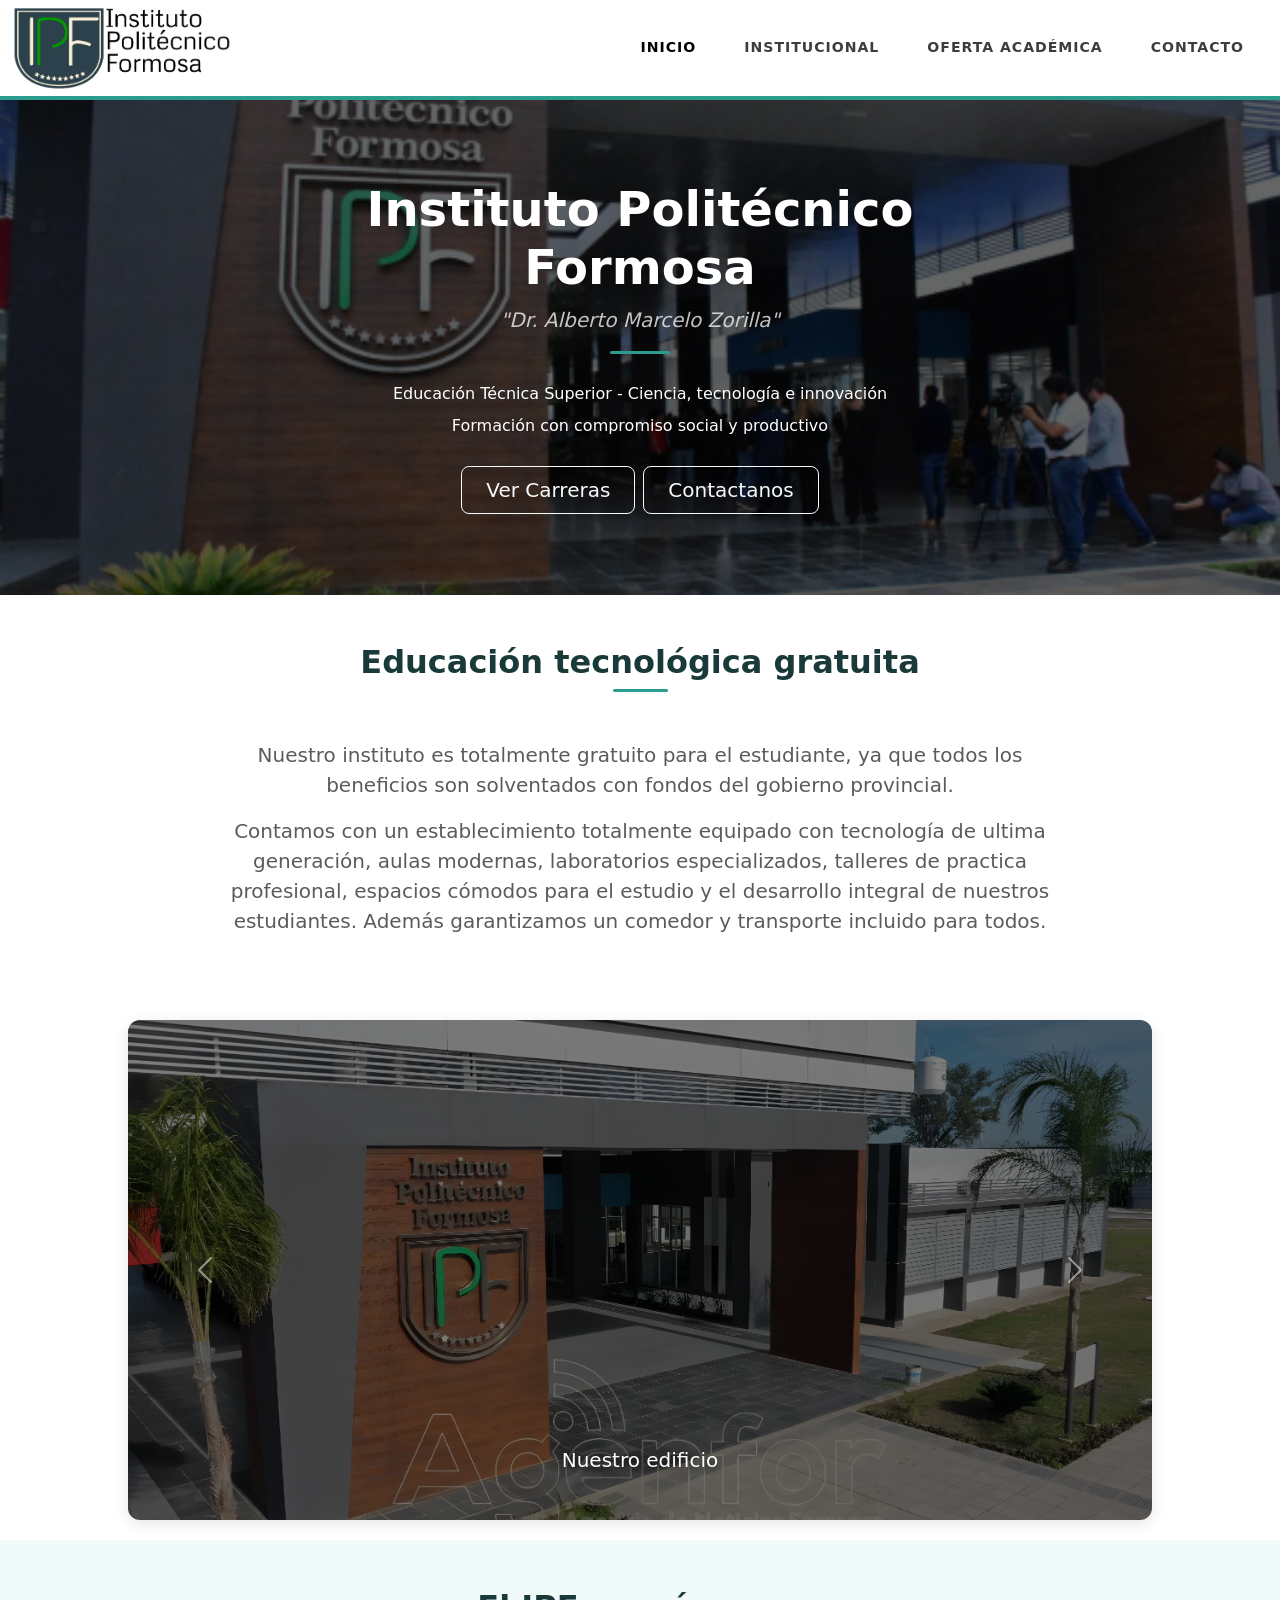
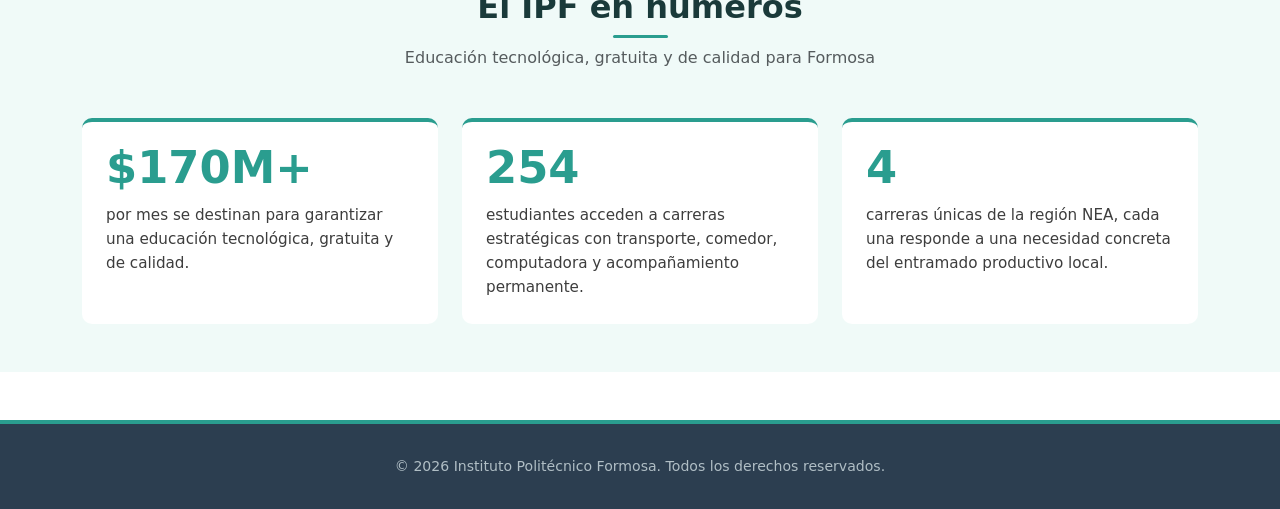
<file: index.html>
<!doctype html>
<html lang="en">
  <head>
    <meta charset="UTF-8" />
    <meta name="viewport" content="width=device-width, initial-scale=1.0" />
    <title>Instituto Politécnico Formosa</title>
    <link rel="stylesheet" href="assets/css/style.css" />
    <link rel="stylesheet" href="assets/css/index.css" />
    <link
      href="https://cdn.jsdelivr.net/npm/bootstrap@5.3.8/dist/css/bootstrap.min.css"
      rel="stylesheet"
      integrity="sha384-sRIl4kxILFvY47J16cr9ZwB07vP4J8+LH7qKQnuqkuIAvNWLzeN8tE5YBujZqJLB"
      crossorigin="anonymous"
    />
  </head>
  <body>
    <header>
      <nav class="navbar navbar-expand-lg">
        <div class="container-fluid">
          <!-- Logo del Instituto -->
          <a class="navbar-brand" href="index.html">
            <img
              src="assets/img/logo.png"
              alt="Instituto Politécnico Formosa"
              width="220"
              class="img-fluid"
            />
          </a>
          <!-- Botón de hamburguesa para celular -->
          <button
            class="navbar-toggler"
            type="button"
            data-bs-toggle="collapse"
            data-bs-target="#navbarMenu"
          >
            <span class="navbar-toggler-icon"></span>
          </button>
          <!-- Menú de navegación -->
          <div class="collapse navbar-collapse" id="navbarMenu">
            <ul class="navbar-nav ms-auto">
              <li class="nav-item mx-3">
                <a class="nav-link active" href="index.html">Inicio</a>
              </li>
              <li class="nav-item mx-3">
                <a class="nav-link" href="institucional.html">Institucional</a>
              </li>
              <li class="nav-item dropdown mx-3">
                <a class="nav-link" href="carreras.html">Oferta Académica</a>
                <!-- Botón del menú desplegable para celular -->
                <button
                  class="nav-link d-lg-none text-start w-100"
                  data-bs-toggle="dropdown"
                  aria-expanded="false"
                >
                  Ver todas las carreras
                </button>
                <!-- Menú desplegable -->
                <ul class="dropdown-menu">
                  <li>
                    <a class="dropdown-item" href="quimica.html"
                      >Tecnicatura Superior en<br />
                      Química Industrial</a
                    >
                  </li>
                  <li>
                    <a class="dropdown-item" href="mecatronica.html"
                      >Tecnicatura Superior en<br />
                      Mecatrónica</a
                    >
                  </li>
                  <li>
                    <a class="dropdown-item" href="telecomunicaciones.html"
                      >Tecnicatura Superior en<br />
                      Telecomunicaciones</a
                    >
                  </li>
                  <li>
                    <a class="dropdown-item" href="software.html"
                      >Tecnicatura Superior en Desarrollo<br />
                      de Software Multiplataforma</a
                    >
                  </li>
                </ul>
              </li>
              <li class="nav-item mx-3">
                <a class="nav-link" href="contacto.html">Contacto</a>
              </li>
            </ul>
          </div>
        </div>
      </nav>
    </header>

    <main>
      <!-- Bienvenida -->
      <section
        class="bienvenida d-flex align-items-center text-center text-white"
      >
        <div class="container py-5">
          <div class="row justify-content-center">
            <div class="col-12 col-md-10 col-lg-8">
              <h1 class="display-5 display-md-3 fw-bold mb-2">
                Instituto Politécnico Formosa
              </h1>
              <p class="fs-5 fst-italic mb-3 opacity-75">
                "Dr. Alberto Marcelo Zorilla"
              </p>
              <div class="divisor-bienvenida mx-auto mb-4"></div>
              <p class="fs-6 fs-sm-5 mb-4 lh-lg">
                Educación Técnica Superior - Ciencia, tecnología e innovación<br
                  class="d-none d-md-block"
                />
                Formación con compromiso social y productivo<br
                  class="d-none d-md-block"
                />
              </p>

              <!-- Botones -->
              <div class="d-grid gap-2 d-sm-flex justify-content-sm-center">
                <a
                  href="carreras.html"
                  class="btn btn-outline-light btn-lg px-4"
                >
                  Ver Carreras
                </a>
                <a
                  href="contacto.html"
                  class="btn btn-outline-light btn-lg px-4"
                >
                  Contactanos
                </a>
              </div>
            </div>
          </div>
        </div>
      </section>

      <!-- Descripción breve -->
      <section class="py-5 bg-white">
        <div class="container">
          <div class="row justify-content-center">
            <div class="col-lg-9 text-center">
              <h2 class="text-center fw-bold mb-5 titulo-seccion">
                Educación tecnológica gratuita
              </h2>
              <p class="fs-5 text-muted mb-3">
                Nuestro instituto es totalmente gratuito para el estudiante, ya
                que todos los beneficios son solventados con fondos del gobierno
                provincial.
              </p>
              <p class="fs-5 text-muted">
                Contamos con un establecimiento totalmente equipado con
                tecnología de ultima generación, aulas modernas, laboratorios
                especializados, talleres de practica profesional, espacios
                cómodos para el estudio y el desarrollo integral de nuestros
                estudiantes. Además garantizamos un comedor y transporte
                incluido para todos.
              </p>
            </div>
          </div>
        </div>
      </section>

      <!-- Carrusel de imagenes -->
      <section>
        <div
          id="carouselExampleAutoplaying"
          class="carousel slide"
          data-bs-ride="carousel"
        >
          <div class="carousel-inner">
            <div class="carousel-item active">
              <img src="assets/img/IPF.png" class="d-block w-100" alt="..." />
              <div class="carousel-caption d-none d-md-block">
                <h5>Nuestro edificio</h5>
              </div>
            </div>
            <div class="carousel-item">
              <img
                src="assets/img/imagen aerea IPF.png"
                class="d-block w-100"
                alt="..."
              />
              <div class="carousel-caption d-none d-md-block">
                <h5>Vista aerea de nuestro edificio</h5>
              </div>
            </div>
            <div class="carousel-item">
              <img
                src="assets/img/lab-ipf.jpg"
                class="d-block w-100"
                alt="..."
              />
              <div class="carousel-caption d-none d-md-block">
                <h5>Laboratorios especializados</h5>
              </div>
            </div>
            <div class="carousel-item">
              <img
                src="assets/img/hackathon.jpeg"
                class="d-block w-100"
                alt="..."
              />
              <div class="carousel-caption d-none d-md-block">
                <h5>FormosaHack 2024</h5>
              </div>
            </div>
          </div>
          <button
            class="carousel-control-prev"
            type="button"
            data-bs-target="#carouselExampleAutoplaying"
            data-bs-slide="prev"
          >
            <span class="carousel-control-prev-icon" aria-hidden="true"></span>
            <span class="visually-hidden">Previous</span>
          </button>
          <button
            class="carousel-control-next"
            type="button"
            data-bs-target="#carouselExampleAutoplaying"
            data-bs-slide="next"
          >
            <span class="carousel-control-next-icon" aria-hidden="true"></span>
            <span class="visually-hidden">Next</span>
          </button>
        </div>
      </section>

      <!-- Sección de tarjetas con datos relevantes -->
      <section class="py-5" style="background-color: #f0faf8">
        <div class="container">
          <h2 class="text-center fw-bold mb-2 titulo-seccion">
            El IPF en números
          </h2>
          <p class="text-center text-muted mb-5">
            Educación tecnológica, gratuita y de calidad para Formosa
          </p>
          <div class="row g-4">
            <!-- Card 1 -->
            <div class="col-12 col-md-6 col-lg-4">
              <div class="card-dato h-100 p-4">
                <div class="dato-numero">$170M+</div>
                <p class="dato-texto">
                  por mes se destinan para garantizar una educación tecnológica,
                  gratuita y de calidad.
                </p>
              </div>
            </div>
            <div class="col-12 col-md-6 col-lg-4">
              <div class="card-dato h-100 p-4">
                <div class="dato-numero">254</div>
                <p class="dato-texto">
                  estudiantes acceden a carreras estratégicas con transporte,
                  comedor, computadora y acompañamiento permanente.
                </p>
              </div>
            </div>
            <div class="col-12 col-md-6 col-lg-4">
              <div class="card-dato h-100 p-4">
                <div class="dato-numero">4</div>
                <p class="dato-texto">
                  carreras únicas de la región NEA, cada una responde a una
                  necesidad concreta del entramado productivo local.
                </p>
              </div>
            </div>
      </section>
    </main>

    <footer>
      <div class="container">
        <p class="text-center">
          &copy; 2026 Instituto Politécnico Formosa. Todos los derechos
          reservados.
        </p>
      </div>
    </footer>

    <script
      src="https://cdn.jsdelivr.net/npm/bootstrap@5.3.8/dist/js/bootstrap.bundle.min.js"
      integrity="sha384-FKyoEForCGlyvwx9Hj09JcYn3nv7wiPVlz7YYwJrWVcXK/BmnVDxM+D2scQbITxI"
      crossorigin="anonymous"
    ></script>
  </body>
</html>
</file>
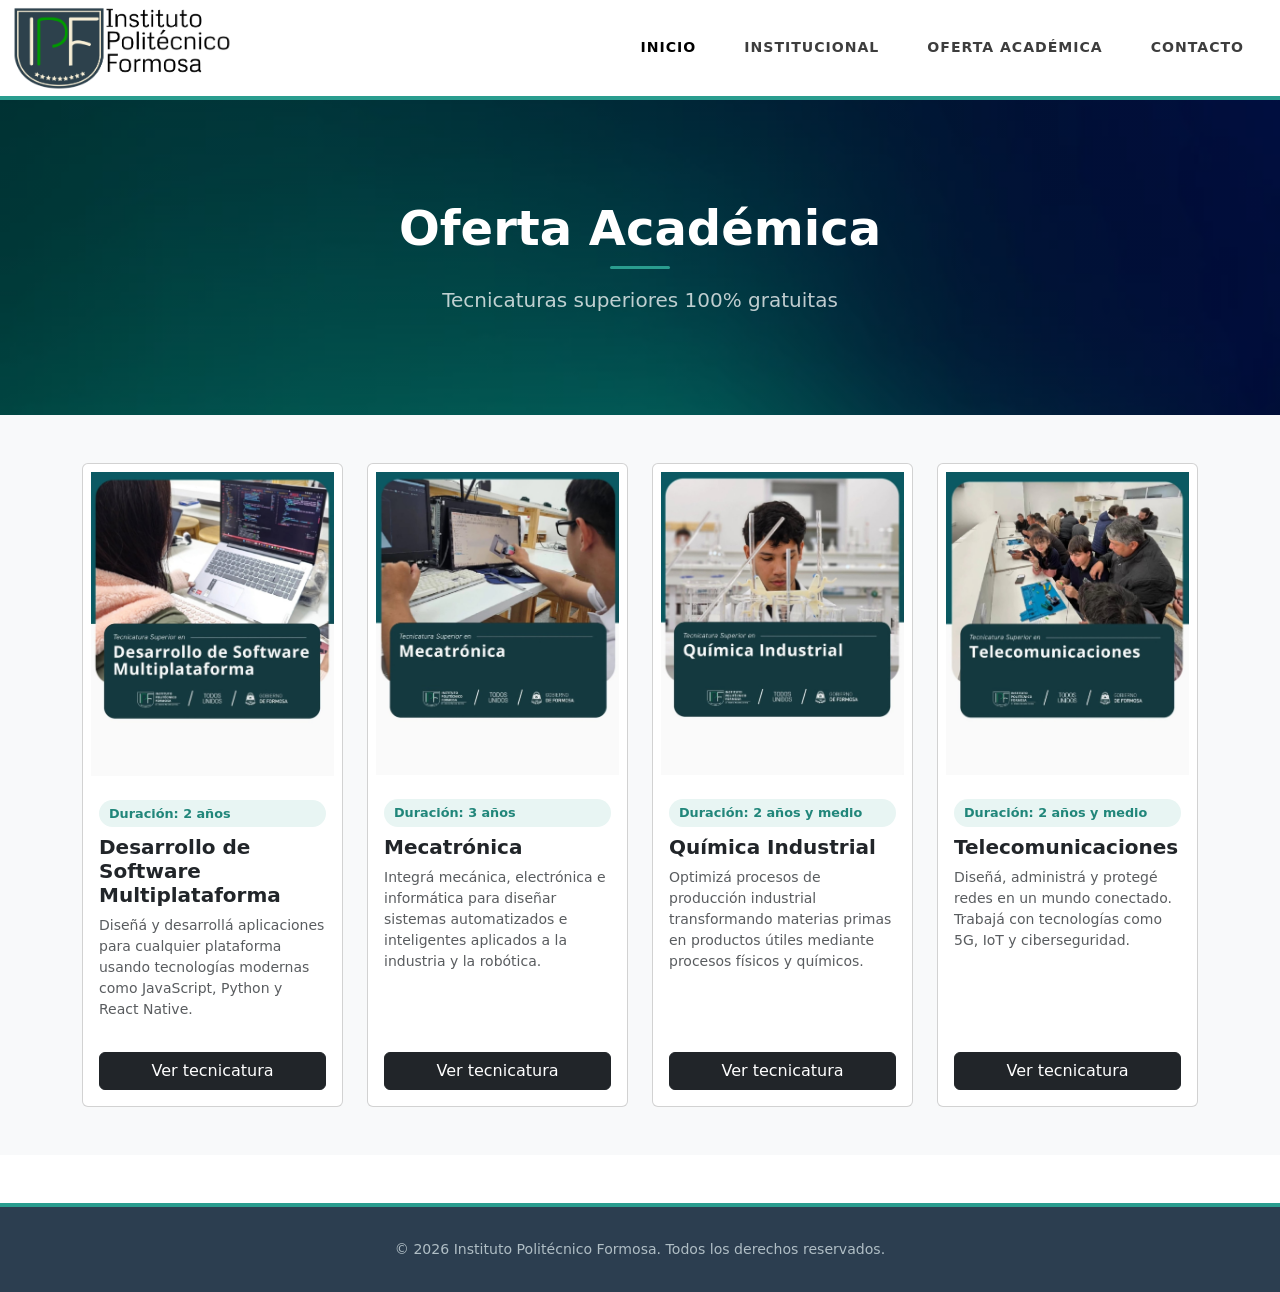
<file: carreras.html>
<!doctype html>
<html lang="en">
  <head>
    <meta charset="UTF-8" />
    <meta name="viewport" content="width=device-width, initial-scale=1.0" />
    <title>Instituto Politécnico Formosa</title>
    <link rel="stylesheet" href="assets/css/style.css" />
    <link rel="stylesheet" href="assets/css/carreras.css" />
    <link
      href="https://cdn.jsdelivr.net/npm/bootstrap@5.3.8/dist/css/bootstrap.min.css"
      rel="stylesheet"
      integrity="sha384-sRIl4kxILFvY47J16cr9ZwB07vP4J8+LH7qKQnuqkuIAvNWLzeN8tE5YBujZqJLB"
      crossorigin="anonymous"
    />
  </head>

  <body>
    <header>
      <nav class="navbar navbar-expand-lg">
        <div class="container-fluid">
          <!-- Logo del Instituto -->
          <a class="navbar-brand" href="index.html">
            <img
              src="assets/img/logo.png"
              alt="Instituto Politécnico Formosa"
              width="220"
              class="img-fluid"
            />
          </a>
          <!-- Botón de hamburguesa para celular -->
          <button
            class="navbar-toggler"
            type="button"
            data-bs-toggle="collapse"
            data-bs-target="#navbarMenu"
          >
            <span class="navbar-toggler-icon"></span>
          </button>
          <!-- Menú de navegación -->
          <div class="collapse navbar-collapse" id="navbarMenu">
            <ul class="navbar-nav ms-auto">
              <li class="nav-item mx-3">
                <a class="nav-link active" href="index.html">Inicio</a>
              </li>
              <li class="nav-item mx-3">
                <a class="nav-link" href="institucional.html">Institucional</a>
              </li>
              <li class="nav-item dropdown mx-3">
                <a class="nav-link" href="carreras.html">Oferta Académica</a>
                <!-- Botón del menú desplegable para celular -->
                <button
                  class="nav-link d-lg-none text-start w-100"
                  data-bs-toggle="dropdown"
                  aria-expanded="false"
                >
                  Ver todas las carreras
                </button>
                <!-- Menú desplegable -->
                <ul class="dropdown-menu">
                  <li>
                    <a class="dropdown-item" href="quimica.html"
                      >Tecnicatura Superior en<br />
                      Química Industrial</a
                    >
                  </li>
                  <li>
                    <a class="dropdown-item" href="mecatronica.html"
                      >Tecnicatura Superior en<br />
                      Mecatrónica</a
                    >
                  </li>
                  <li>
                    <a class="dropdown-item" href="telecomunicaciones.html"
                      >Tecnicatura Superior en<br />
                      Telecomunicaciones</a
                    >
                  </li>
                  <li>
                    <a class="dropdown-item" href="software.html"
                      >Tecnicatura Superior en Desarrollo<br />
                      de Software Multiplataforma</a
                    >
                  </li>
                </ul>
              </li>
              <li class="nav-item mx-3">
                <a class="nav-link" href="contacto.html">Contacto</a>
              </li>
            </ul>
          </div>
        </div>
      </nav>
    </header>

    <main>
      <section class="page-header text-white text-center">
        <div class="container py-4">
          <h1 class="display-5 fw-bold mb-2">Oferta Académica</h1>
          <div
            style="
              width: 60px;
              height: 3px;
              background-color: #2a9d8f;
              border-radius: 2px;
              margin: 0 auto 16px;
            "
          ></div>
          <p class="fs-5 opacity-75 mb-0">
            Tecnicaturas superiores 100% gratuitas
          </p>
        </div>
      </section>

      <section class="py-5 bg-light">
        <div class="container">
          <div class="row row-cols-1 row-cols-md-2 row-cols-lg-4 g-4">
            <!-- Card Software -->
            <div class="col">
              <div class="card h-100 card-carrera">
                <img
                  src="assets/img/software-1.jpg"
                  class="card-img-top img-carrera"
                  alt="Desarrollo de Software"
                />
                <div class="card-body d-flex flex-column">
                  <span class="badge-carrera mb-2">Duración: 2 años</span>
                  <h5 class="card-title fw-bold">
                    Desarrollo de Software Multiplataforma
                  </h5>
                  <p class="card-text text-muted small flex-grow-1">
                    Diseñá y desarrollá aplicaciones para cualquier plataforma
                    usando tecnologías modernas como JavaScript, Python y React
                    Native.
                  </p>
                  <a href="software.html" class="btn btn-dark mt-3"
                    >Ver tecnicatura</a
                  >
                </div>
              </div>
            </div>

            <!-- Card Mecatrónica -->
            <div class="col">
              <div class="card h-100 card-carrera">
                <img
                  src="assets/img/mecatronica-1.jpg"
                  class="card-img-top img-carrera"
                  alt="Mecatrónica"
                />
                <div class="card-body d-flex flex-column">
                  <span class="badge-carrera mb-2">Duración: 3 años</span>
                  <h5 class="card-title fw-bold">Mecatrónica</h5>
                  <p class="card-text text-muted small flex-grow-1">
                    Integrá mecánica, electrónica e informática para diseñar
                    sistemas automatizados e inteligentes aplicados a la
                    industria y la robótica.
                  </p>
                  <a href="mecatronica.html" class="btn btn-dark mt-3"
                    >Ver tecnicatura</a
                  >
                </div>
              </div>
            </div>

            <!-- Card Química -->
            <div class="col">
              <div class="card h-100 card-carrera">
                <img
                  src="assets/img/quimica-1.jpg"
                  class="card-img-top img-carrera"
                  alt="Química Industrial"
                />
                <div class="card-body d-flex flex-column">
                  <span class="badge-carrera mb-2"
                    >Duración: 2 años y medio</span
                  >
                  <h5 class="card-title fw-bold">Química Industrial</h5>
                  <p class="card-text text-muted small flex-grow-1">
                    Optimizá procesos de producción industrial transformando
                    materias primas en productos útiles mediante procesos
                    físicos y químicos.
                  </p>
                  <a href="quimica.html" class="btn btn-dark mt-3"
                    >Ver tecnicatura</a
                  >
                </div>
              </div>
            </div>

            <!-- Card Telecomunicaciones -->
            <div class="col">
              <div class="card h-100 card-carrera">
                <img
                  src="assets/img/telecomunicaciones-1.jpg"
                  class="card-img-top img-carrera"
                  alt="Telecomunicaciones"
                />
                <div class="card-body d-flex flex-column">
                  <span class="badge-carrera mb-2"
                    >Duración: 2 años y medio</span
                  >
                  <h5 class="card-title fw-bold">Telecomunicaciones</h5>
                  <p class="card-text text-muted small flex-grow-1">
                    Diseñá, administrá y protegé redes en un mundo conectado.
                    Trabajá con tecnologías como 5G, IoT y ciberseguridad.
                  </p>
                  <a href="telecomunicaciones.html" class="btn btn-dark mt-3"
                    >Ver tecnicatura</a
                  >
                </div>
              </div>
            </div>
          </div>
        </div>
      </section>
    </main>

    <footer>
      <div class="container">
        <p class="text-center">
          &copy; 2026 Instituto Politécnico Formosa. Todos los derechos
          reservados.
        </p>
      </div>
    </footer>

    <script
      src="https://cdn.jsdelivr.net/npm/bootstrap@5.3.8/dist/js/bootstrap.bundle.min.js"
      integrity="sha384-FKyoEForCGlyvwx9Hj09JcYn3nv7wiPVlz7YYwJrWVcXK/BmnVDxM+D2scQbITxI"
      crossorigin="anonymous"
    ></script>
  </body>
</html>
</file>
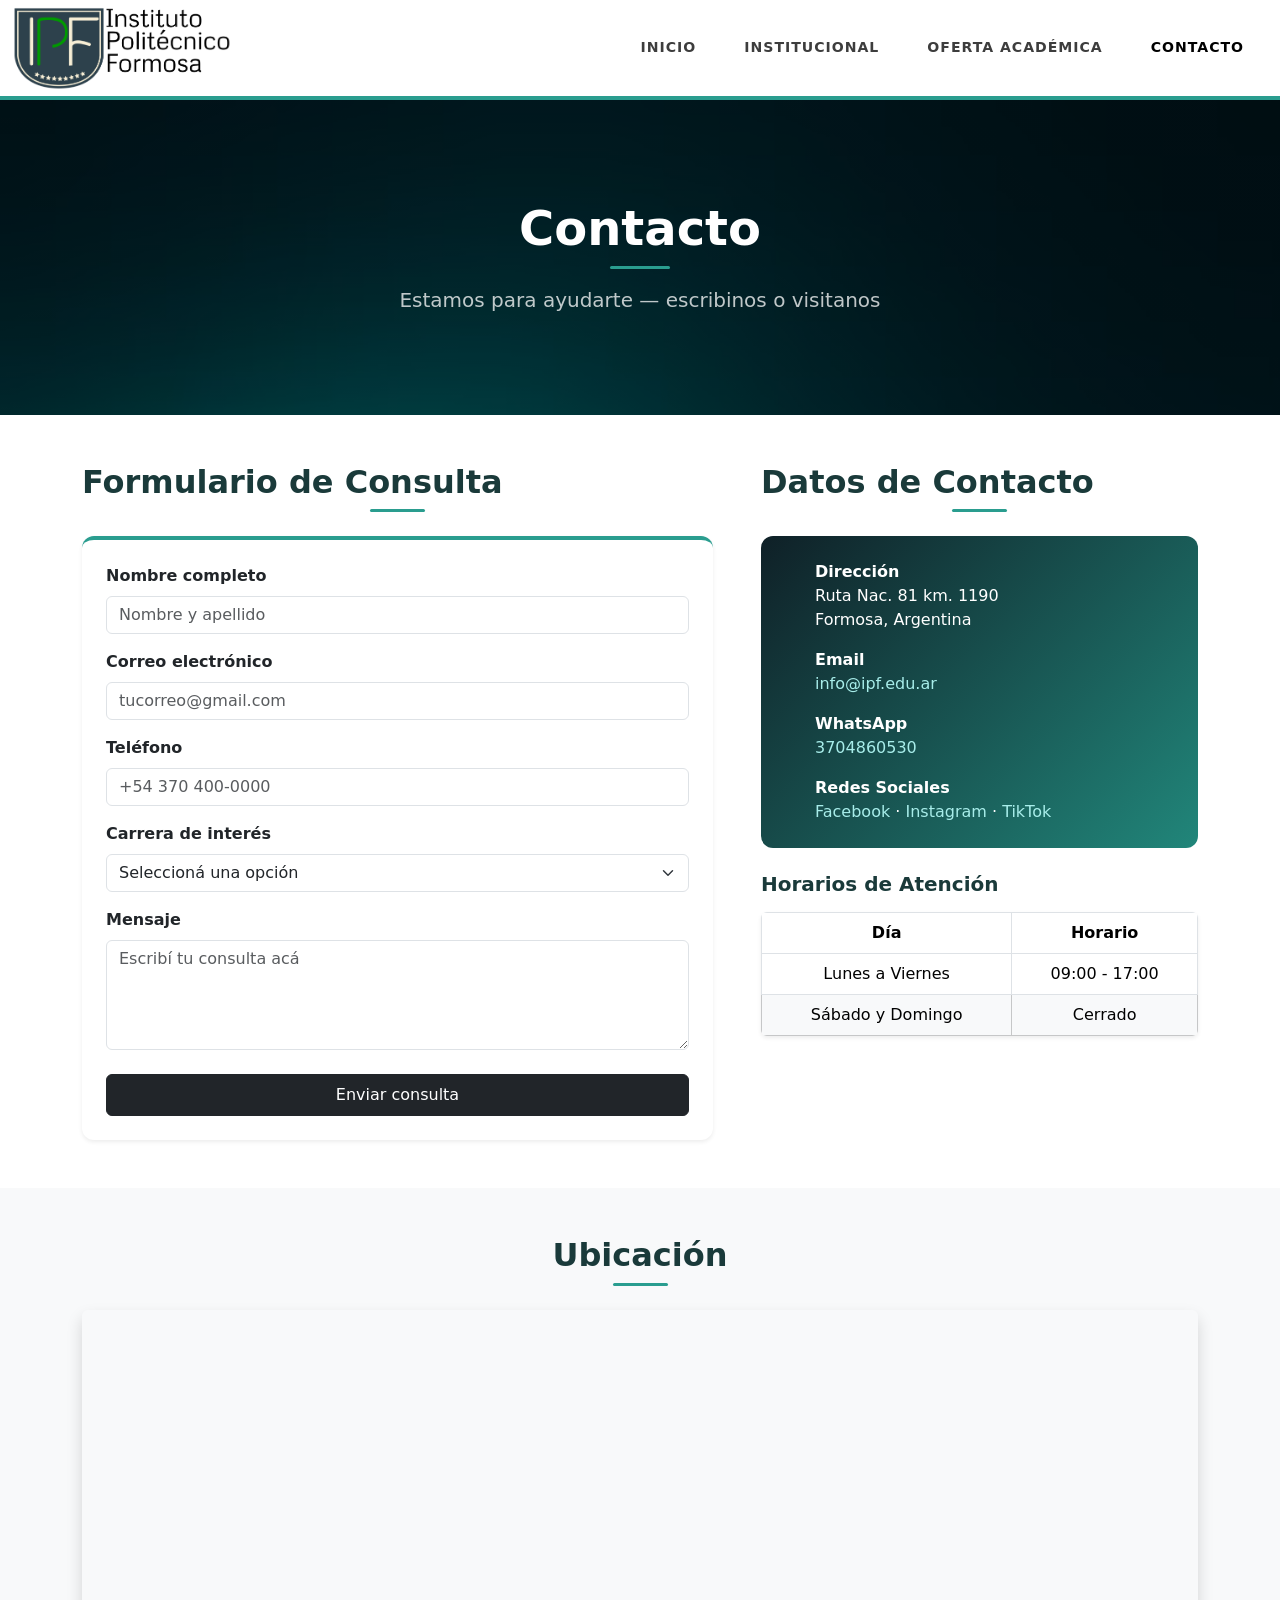
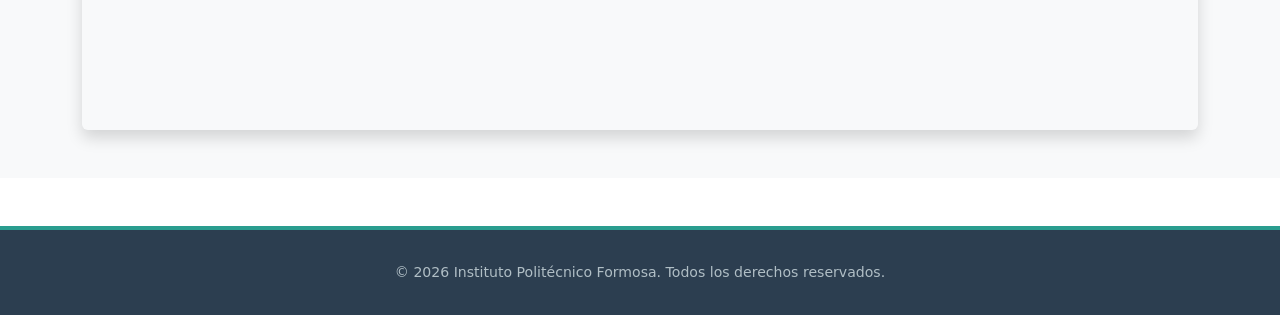
<file: contacto.html>
<!doctype html>
<html lang="es">
  <head>
    <meta charset="UTF-8" />
    <meta name="viewport" content="width=device-width, initial-scale=1.0" />
    <title>Contacto - Instituto Politécnico Formosa</title>
    <link rel="stylesheet" href="assets/css/style.css" />
    <link rel="stylesheet" href="assets/css/contacto.css" />
    <link
      href="https://cdn.jsdelivr.net/npm/bootstrap@5.3.8/dist/css/bootstrap.min.css"
      rel="stylesheet"
      integrity="sha384-sRIl4kxILFvY47J16cr9ZwB07vP4J8+LH7qKQnuqkuIAvNWLzeN8tE5YBujZqJLB"
      crossorigin="anonymous"
    />
  </head>
  <body>
    <header>
      <nav class="navbar navbar-expand-lg">
        <div class="container-fluid">
          <a class="navbar-brand" href="index.html">
            <img
              src="assets/img/logo.png"
              alt="IPF"
              width="220"
              class="img-fluid"
            />
          </a>
          <button
            class="navbar-toggler"
            type="button"
            data-bs-toggle="collapse"
            data-bs-target="#navbarMenu"
          >
            <span class="navbar-toggler-icon"></span>
          </button>
          <div class="collapse navbar-collapse" id="navbarMenu">
            <ul class="navbar-nav ms-auto">
              <li class="nav-item mx-3">
                <a class="nav-link" href="index.html">Inicio</a>
              </li>
              <li class="nav-item mx-3">
                <a class="nav-link" href="institucional.html">Institucional</a>
              </li>
              <li class="nav-item dropdown mx-3">
                <a class="nav-link" href="carreras.html">Oferta Académica</a>
                <button
                  class="nav-link d-lg-none text-start w-100"
                  data-bs-toggle="dropdown"
                  aria-expanded="false"
                >
                  Ver todas las carreras
                </button>
                <ul class="dropdown-menu">
                  <li>
                    <a class="dropdown-item" href="quimica.html"
                      >Tecnicatura Superior en<br />Química Industrial</a
                    >
                  </li>
                  <li>
                    <a class="dropdown-item" href="mecatronica.html"
                      >Tecnicatura Superior en<br />Mecatrónica</a
                    >
                  </li>
                  <li>
                    <a class="dropdown-item" href="telecomunicaciones.html"
                      >Tecnicatura Superior en<br />Telecomunicaciones</a
                    >
                  </li>
                  <li>
                    <a class="dropdown-item" href="software.html"
                      >Tecnicatura Superior en Desarrollo<br />de Software
                      Multiplataforma</a
                    >
                  </li>
                </ul>
              </li>
              <li class="nav-item mx-3">
                <a
                  class="nav-link active"
                  aria-current="page"
                  href="contacto.html"
                  >Contacto</a
                >
              </li>
            </ul>
          </div>
        </div>
      </nav>
    </header>

    <main>
      <!-- Encabezado -->
      <section class="page-header text-white text-center">
        <div class="container py-4">
          <h1 class="display-5 fw-bold mb-2">Contacto</h1>
          <div
            style="
              width: 60px;
              height: 3px;
              background-color: #2a9d8f;
              border-radius: 2px;
              margin: 0 auto 16px;
            "
          ></div>
          <p class="fs-5 opacity-75 mb-0">
            Estamos para ayudarte — escribinos o visitanos
          </p>
        </div>
      </section>

      <!-- Sección de formulario -->
      <section class="py-5 bg-white">
        <div class="container">
          <div class="row g-5">
            <div class="col-lg-7">
              <h2 class="titulo-seccion fw-bold mb-4">
                Formulario de Consulta
              </h2>
              <div
                class="card border-0 shadow-sm p-4"
                style="
                  border-radius: 12px;
                  border-top: 4px solid #2a9d8f !important;
                "
              >
                <div class="mb-3">
                  <label for="nombre" class="form-label fw-semibold"
                    >Nombre completo</label
                  >
                  <input
                    type="text"
                    class="form-control"
                    id="nombre"
                    placeholder="Nombre y apellido"
                  />
                </div>
                <div class="mb-3">
                  <label for="email" class="form-label fw-semibold"
                    >Correo electrónico</label
                  >
                  <input
                    type="email"
                    class="form-control"
                    id="email"
                    placeholder="tucorreo@gmail.com"
                  />
                </div>
                <div class="mb-3">
                  <label for="telefono" class="form-label fw-semibold"
                    >Teléfono</label
                  >
                  <input
                    type="tel"
                    class="form-control"
                    id="telefono"
                    placeholder="+54 370 400-0000"
                  />
                </div>
                <div class="mb-3">
                  <label for="carrera" class="form-label fw-semibold"
                    >Carrera de interés</label
                  >
                  <select class="form-select" id="carrera">
                    <option selected value="">Seleccioná una opción</option>
                    <option>Desarrollo de Software Multiplataforma</option>
                    <option>Mecatrónica</option>
                    <option>Química Industrial</option>
                    <option>Telecomunicaciones</option>
                    <option>Información general</option>
                  </select>
                </div>
                <div class="mb-4">
                  <label for="mensaje" class="form-label fw-semibold"
                    >Mensaje</label
                  >
                  <textarea
                    class="form-control"
                    id="mensaje"
                    rows="4"
                    placeholder="Escribí tu consulta acá"
                  ></textarea>
                </div>
                <button type="button" class="btn-dark btn w-100 py-2">
                  Enviar consulta
                </button>
              </div>
            </div>

            <!-- Datos de contacto -->
            <div class="col-lg-5">
              <h2 class="titulo-seccion fw-bold mb-4">Datos de Contacto</h2>

              <!-- Tarjeta de datos -->
              <div class="card-contacto p-4 mb-4">
                <div class="fila-contacto">
                  <div>
                    <strong>Dirección</strong><br />
                    Ruta Nac. 81 km. 1190<br />
                    Formosa, Argentina
                  </div>
                </div>
                <div class="fila-contacto">
                  <div>
                    <strong>Email</strong><br />
                    <a href="mailto:info@ipf.edu.ar">info@ipf.edu.ar</a>
                  </div>
                </div>
                <div class="fila-contacto">
                  <div>
                    <strong>WhatsApp</strong><br />
                    <a href="https://wa.me/543704860530" target="_blank"
                      >3704860530</a
                    >
                  </div>
                </div>
                <div class="fila-contacto mb-0">
                  <div>
                    <strong>Redes Sociales</strong><br />
                    <a href="https://www.facebook.com/IPFormosa" target="_blank"
                      >Facebook</a
                    >
                    ·
                    <a
                      href="https://www.instagram.com/ipformosa/"
                      target="_blank"
                      >Instagram</a
                    >
                    ·
                    <a href="https://www.tiktok.com/@ipformosa" target="_blank"
                      >TikTok</a
                    >
                  </div>
                </div>
              </div>

              <!-- Tabla de horarios -->
              <h5 class="fw-bold mb-3" style="color: #1a3a3a">
                Horarios de Atención
              </h5>
              <div class="table-responsive shadow-sm rounded">
                <table
                  class="table table-bordered align-middle mb-0 text-center"
                >
                  <thead class="thead-teal">
                    <tr>
                      <th>Día</th>
                      <th>Horario</th>
                    </tr>
                  </thead>
                  <tbody>
                    <tr>
                      <td>Lunes a Viernes</td>
                      <td>09:00 - 17:00</td>
                    </tr>
                    <tr class="table-light">
                      <td>Sábado y Domingo</td>
                      <td>Cerrado</td>
                    </tr>
                  </tbody>
                </table>
              </div>
            </div>
          </div>
        </div>
      </section>

      <!-- Sección del mapa -->
      <section class="py-5 bg-light">
        <div class="container">
          <h2 class="titulo-seccion fw-bold text-center mb-4">Ubicación</h2>
          <div
            class="ratio ratio-16x9 shadow rounded overflow-hidden"
            style="max-height: 420px"
          >
            <iframe
              src="https://www.google.com/maps/embed?pb=!1m18!1m12!1m3!1d3583.571389421303!2d-58.279799925378704!3d-26.080260458936177!2m3!1f0!2f0!3f0!3m2!1i1024!2i768!4f13.1!3m3!1m2!1s0x945cb1005b21b355%3A0x36a052477a923c03!2sInstituto%20Polit%C3%A9cnico%20Formosa!5e0!3m2!1ses-419!2sar!4v1777672165894!5m2!1ses-419!2sar"
              style="border: 0"
              allowfullscreen=""
              loading="lazy"
              title="Ubicación Instituto Politécnico Formosa"
            >
            </iframe>
          </div>
        </div>
      </section>
    </main>

    <footer>
      <div class="container">
        <p class="text-center">
          &copy; 2026 Instituto Politécnico Formosa. Todos los derechos
          reservados.
        </p>
      </div>
    </footer>

    <script
      src="https://cdn.jsdelivr.net/npm/bootstrap@5.3.8/dist/js/bootstrap.bundle.min.js"
      integrity="sha384-FKyoEForCGlyvwx9Hj09JcYn3nv7wiPVlz7YYwJrWVcXK/BmnVDxM+D2scQbITxI"
      crossorigin="anonymous"
    ></script>
  </body>
</html>
</file>
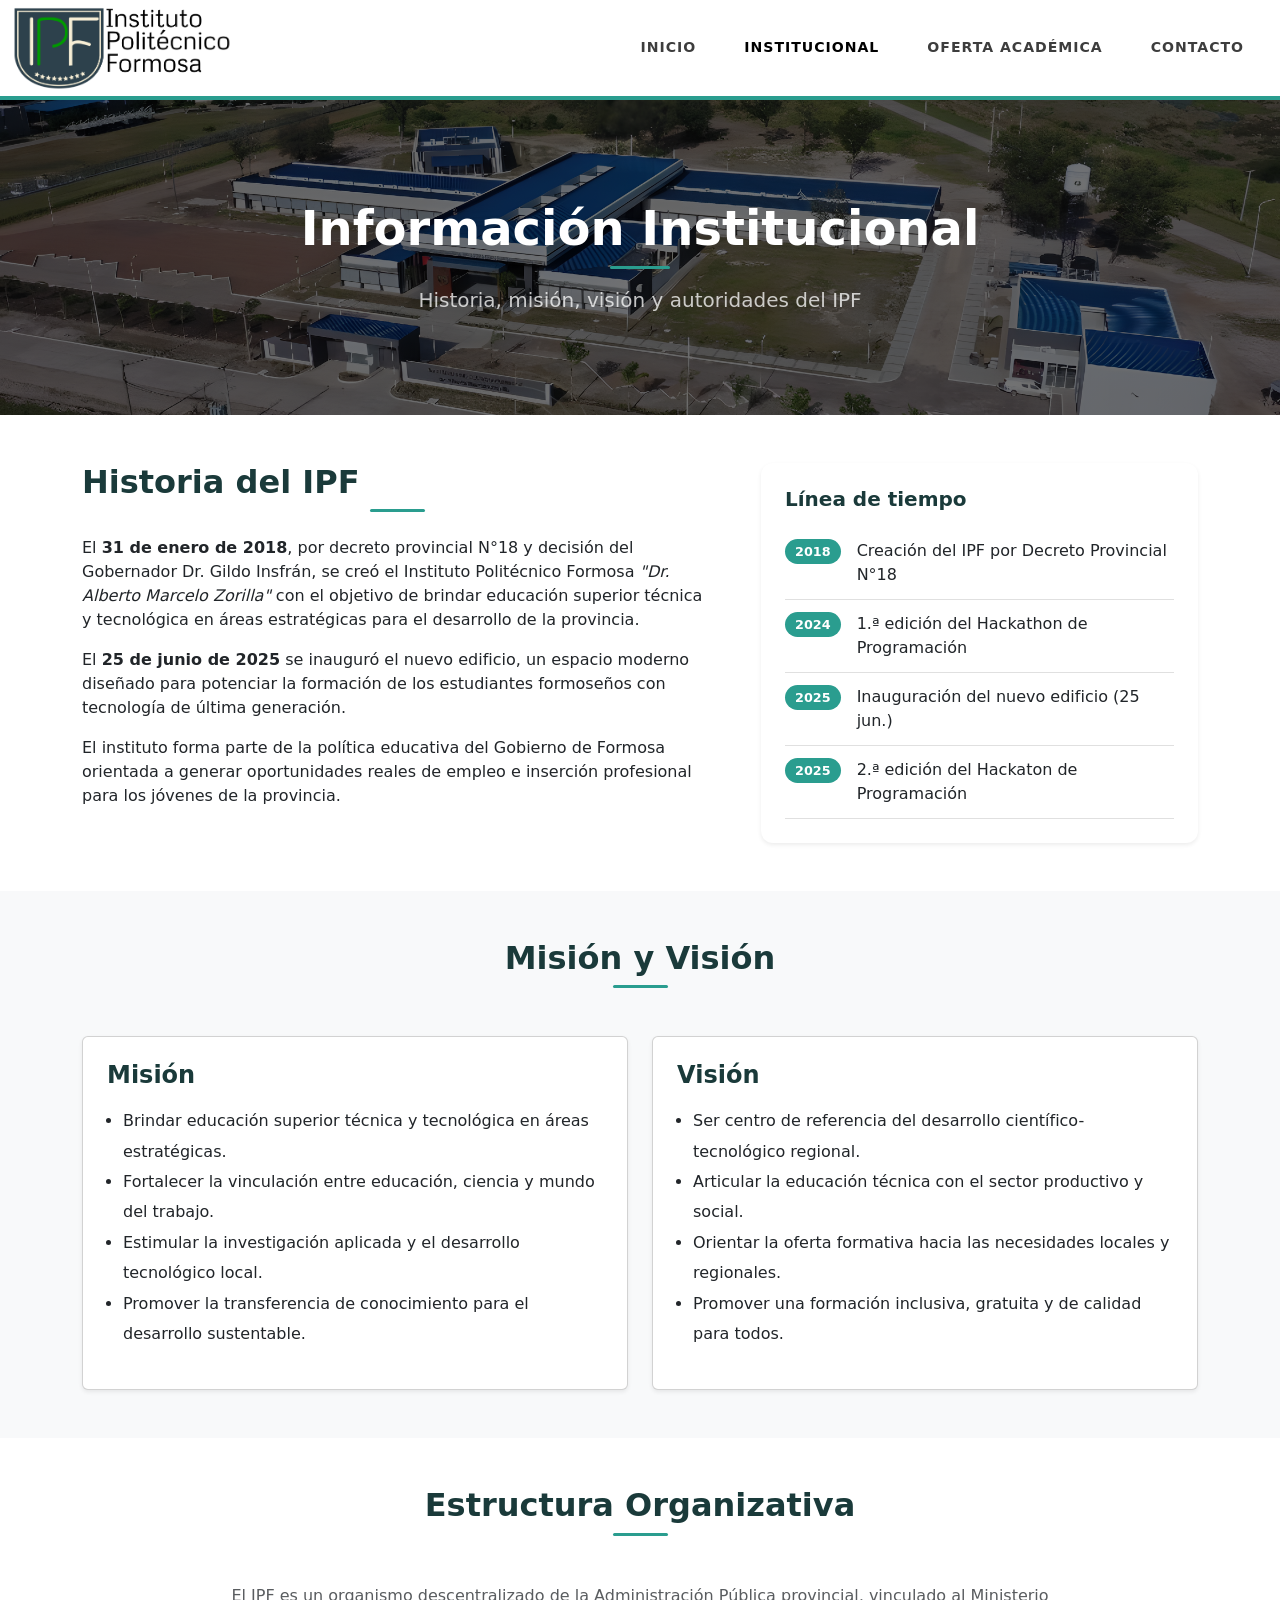
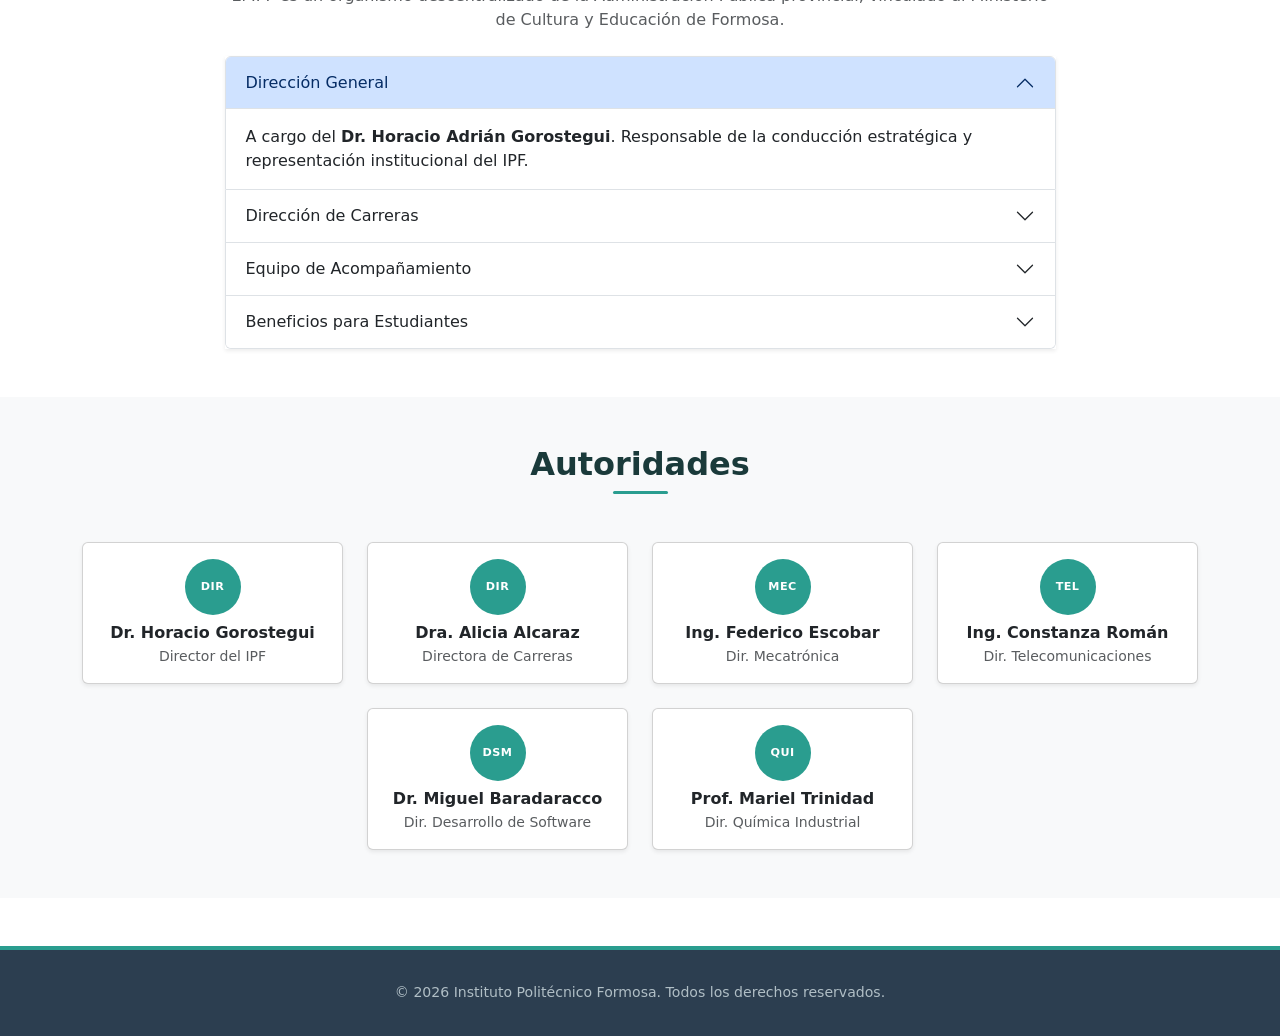
<file: institucional.html>
<!doctype html>
<html lang="es">
  <head>
    <meta charset="UTF-8" />
    <meta name="viewport" content="width=device-width, initial-scale=1.0" />
    <title>Institucional - Instituto Politécnico Formosa</title>
    <link rel="stylesheet" href="assets/css/style.css" />
    <link rel="stylesheet" href="assets/css/institucional.css" />
    <link
      href="https://cdn.jsdelivr.net/npm/bootstrap@5.3.8/dist/css/bootstrap.min.css"
      rel="stylesheet"
      integrity="sha384-sRIl4kxILFvY47J16cr9ZwB07vP4J8+LH7qKQnuqkuIAvNWLzeN8tE5YBujZqJLB"
      crossorigin="anonymous"
    />
  </head>
  <body>
    <header>
      <nav class="navbar navbar-expand-lg">
        <div class="container-fluid">
          <a class="navbar-brand" href="index.html">
            <img
              src="assets/img/logo.png"
              alt="IPF"
              width="220"
              class="img-fluid"
            />
          </a>
          <button
            class="navbar-toggler"
            type="button"
            data-bs-toggle="collapse"
            data-bs-target="#navbarMenu"
          >
            <span class="navbar-toggler-icon"></span>
          </button>
          <div class="collapse navbar-collapse" id="navbarMenu">
            <ul class="navbar-nav ms-auto">
              <li class="nav-item mx-3">
                <a class="nav-link" href="index.html">Inicio</a>
              </li>
              <li class="nav-item mx-3">
                <a
                  class="nav-link active"
                  aria-current="page"
                  href="institucional.html"
                  >Institucional</a
                >
              </li>
              <li class="nav-item dropdown mx-3">
                <a class="nav-link" href="carreras.html">Oferta Académica</a>
                <button
                  class="nav-link d-lg-none text-start w-100"
                  data-bs-toggle="dropdown"
                  aria-expanded="false"
                >
                  Ver todas las carreras
                </button>
                <ul class="dropdown-menu">
                  <li>
                    <a class="dropdown-item" href="quimica.html"
                      >Tecnicatura Superior en<br />Química Industrial</a
                    >
                  </li>
                  <li>
                    <a class="dropdown-item" href="mecatronica.html"
                      >Tecnicatura Superior en<br />Mecatrónica</a
                    >
                  </li>
                  <li>
                    <a class="dropdown-item" href="telecomunicaciones.html"
                      >Tecnicatura Superior en<br />Telecomunicaciones</a
                    >
                  </li>
                  <li>
                    <a class="dropdown-item" href="software.html"
                      >Tecnicatura Superior en Desarrollo<br />de Software
                      Multiplataforma</a
                    >
                  </li>
                </ul>
              </li>
              <li class="nav-item mx-3">
                <a class="nav-link" href="contacto.html">Contacto</a>
              </li>
            </ul>
          </div>
        </div>
      </nav>
    </header>

    <main>
      <!-- Encabezado de la sección Institucional -->
      <section class="page-header text-white text-center">
        <div class="container py-4">
          <h1 class="display-5 fw-bold mb-2">Información Institucional</h1>
          <div
            class="divisor-bienvenida mx-auto mb-3"
            style="
              width: 60px;
              height: 3px;
              background-color: #2a9d8f;
              border-radius: 2px;
            "
          ></div>
          <p class="fs-5 opacity-75 mb-0">
            Historia, misión, visión y autoridades del IPF
          </p>
        </div>
      </section>

      <!-- Sección de Historia -->
      <section class="py-5 bg-white">
        <div class="container">
          <div class="row g-5 align-items-start">
            <div class="col-lg-7">
              <h2 class="titulo-seccion fw-bold mb-4">Historia del IPF</h2>
              <p>
                El <strong>31 de enero de 2018</strong>, por decreto provincial
                N°18 y decisión del Gobernador Dr. Gildo Insfrán, se creó el
                Instituto Politécnico Formosa
                <em>"Dr. Alberto Marcelo Zorilla"</em> con el objetivo de
                brindar educación superior técnica y tecnológica en áreas
                estratégicas para el desarrollo de la provincia.
              </p>
              <p>
                El <strong>25 de junio de 2025</strong> se inauguró el nuevo
                edificio, un espacio moderno diseñado para potenciar la
                formación de los estudiantes formoseños con tecnología de última
                generación.
              </p>
              <p>
                El instituto forma parte de la política educativa del Gobierno
                de Formosa orientada a generar oportunidades reales de empleo e
                inserción profesional para los jóvenes de la provincia.
              </p>
            </div>

            <!-- Línea de tiempo -->
            <div class="col-lg-5">
              <div
                class="card border-0 shadow-sm p-4"
                style="border-radius: 12px"
              >
                <h5 class="fw-bold mb-3" style="color: #1a3a3a">
                  Línea de tiempo
                </h5>
                <div class="item-timeline">
                  <span class="badge-anio">2018</span>
                  <span>Creación del IPF por Decreto Provincial N°18</span>
                </div>
                <div class="item-timeline">
                  <span class="badge-anio">2024</span>
                  <span>1.ª edición del Hackathon de Programación</span>
                </div>
                <div class="item-timeline">
                  <span class="badge-anio">2025</span>
                  <span>Inauguración del nuevo edificio (25 jun.)</span>
                </div>
                <div class="item-timeline">
                  <span class="badge-anio">2025</span>
                  <span>2.ª edición del Hackaton de Programación</span>
                </div>
              </div>
            </div>
          </div>
        </div>
      </section>

      <!-- Tarjetas de Misión y Visión -->
      <section class="py-5 bg-light">
        <div class="container">
          <h2 class="titulo-seccion fw-bold text-center mb-5">
            Misión y Visión
          </h2>
          <div class="row g-4">
            <div class="col-md-6">
              <div class="card-mision card h-100 p-4 shadow-sm">
                <h4 class="fw-bold mb-3" style="color: #1a3a3a">Misión</h4>
                <ul class="ps-3" style="line-height: 1.9">
                  <li>
                    Brindar educación superior técnica y tecnológica en áreas
                    estratégicas.
                  </li>
                  <li>
                    Fortalecer la vinculación entre educación, ciencia y mundo
                    del trabajo.
                  </li>
                  <li>
                    Estimular la investigación aplicada y el desarrollo
                    tecnológico local.
                  </li>
                  <li>
                    Promover la transferencia de conocimiento para el desarrollo
                    sustentable.
                  </li>
                </ul>
              </div>
            </div>
            <div class="col-md-6">
              <div class="card-vision card h-100 p-4 shadow-sm">
                <h4 class="fw-bold mb-3" style="color: #1a3a3a">Visión</h4>
                <ul class="ps-3" style="line-height: 1.9">
                  <li>
                    Ser centro de referencia del desarrollo
                    científico-tecnológico regional.
                  </li>
                  <li>
                    Articular la educación técnica con el sector productivo y
                    social.
                  </li>
                  <li>
                    Orientar la oferta formativa hacia las necesidades locales y
                    regionales.
                  </li>
                  <li>
                    Promover una formación inclusiva, gratuita y de calidad para
                    todos.
                  </li>
                </ul>
              </div>
            </div>
          </div>
        </div>
      </section>

      <!-- Sección de la estructura organizativa -->
      <section class="py-5 bg-white">
        <div class="container">
          <div class="row justify-content-center">
            <div class="col-lg-9">
              <h2 class="titulo-seccion fw-bold text-center mb-5">
                Estructura Organizativa
              </h2>
              <p class="text-muted text-center mb-4">
                El IPF es un organismo descentralizado de la Administración
                Pública provincial, vinculado al Ministerio de Cultura y
                Educación de Formosa.
              </p>

              <!-- Acordeón -->
              <div class="accordion shadow-sm" id="acordeonOrg">
                <div class="accordion-item">
                  <h2 class="accordion-header">
                    <button
                      class="accordion-button"
                      type="button"
                      data-bs-toggle="collapse"
                      data-bs-target="#org1"
                    >
                      Dirección General
                    </button>
                  </h2>
                  <div
                    id="org1"
                    class="accordion-collapse collapse show"
                    data-bs-parent="#acordeonOrg"
                  >
                    <div class="accordion-body">
                      A cargo del
                      <strong>Dr. Horacio Adrián Gorostegui</strong>.
                      Responsable de la conducción estratégica y representación
                      institucional del IPF.
                    </div>
                  </div>
                </div>

                <div class="accordion-item">
                  <h2 class="accordion-header">
                    <button
                      class="accordion-button collapsed"
                      type="button"
                      data-bs-toggle="collapse"
                      data-bs-target="#org2"
                    >
                      Dirección de Carreras
                    </button>
                  </h2>
                  <div
                    id="org2"
                    class="accordion-collapse collapse"
                    data-bs-parent="#acordeonOrg"
                  >
                    <div class="accordion-body">
                      A cargo de la <strong>Dra. Alicia Noemí Alcaraz</strong>.
                      Supervisa el desarrollo académico de las cuatro
                      tecnicaturas superiores.
                    </div>
                  </div>
                </div>

                <div class="accordion-item">
                  <h2 class="accordion-header">
                    <button
                      class="accordion-button collapsed"
                      type="button"
                      data-bs-toggle="collapse"
                      data-bs-target="#org3"
                    >
                      Equipo de Acompañamiento
                    </button>
                  </h2>
                  <div
                    id="org3"
                    class="accordion-collapse collapse"
                    data-bs-parent="#acordeonOrg"
                  >
                    <div class="accordion-body">
                      El IPF cuenta con un equipo interdisciplinario de apoyo:
                      psicóloga, psicopedagoga, nutricionista, chef
                      institucional y asesora legal para garantizar el bienestar
                      integral de los estudiantes.
                    </div>
                  </div>
                </div>

                <div class="accordion-item">
                  <h2 class="accordion-header">
                    <button
                      class="accordion-button collapsed"
                      type="button"
                      data-bs-toggle="collapse"
                      data-bs-target="#org4"
                    >
                      Beneficios para Estudiantes
                    </button>
                  </h2>
                  <div
                    id="org4"
                    class="accordion-collapse collapse"
                    data-bs-parent="#acordeonOrg"
                  >
                    <div class="accordion-body">
                      Todas las carreras son <strong>100% gratuitas</strong> e
                      incluyen: transporte puerta a puerta, desayuno y almuerzo
                      diario, computadora personal y acompañamiento pedagógico y
                      psicológico permanente.
                    </div>
                  </div>
                </div>
              </div>
            </div>
          </div>
        </div>
      </section>

      <!-- Tarjetas de las autoridades -->
      <section class="py-5 bg-light">
        <div class="container">
          <h2 class="titulo-seccion fw-bold text-center mb-5">Autoridades</h2>
          <div class="row g-4 justify-content-center">
            <div class="col-6 col-md-4 col-lg-3">
              <div class="card-autoridad card text-center p-3 shadow-sm h-100">
                <div class="autoridad-icono mb-2">DIR</div>
                <h6 class="fw-bold mb-1">Dr. Horacio Gorostegui</h6>
                <p class="text-muted small mb-0">Director del IPF</p>
              </div>
            </div>

            <div class="col-6 col-md-4 col-lg-3">
              <div class="card-autoridad card text-center p-3 shadow-sm h-100">
                <div class="autoridad-icono mb-2">DIR</div>
                <h6 class="fw-bold mb-1">Dra. Alicia Alcaraz</h6>
                <p class="text-muted small mb-0">Directora de Carreras</p>
              </div>
            </div>

            <div class="col-6 col-md-4 col-lg-3">
              <div class="card-autoridad card text-center p-3 shadow-sm h-100">
                <div class="autoridad-icono mb-2">MEC</div>
                <h6 class="fw-bold mb-1">Ing. Federico Escobar</h6>
                <p class="text-muted small mb-0">Dir. Mecatrónica</p>
              </div>
            </div>

            <div class="col-6 col-md-4 col-lg-3">
              <div class="card-autoridad card text-center p-3 shadow-sm h-100">
                <div class="autoridad-icono mb-2">TEL</div>
                <h6 class="fw-bold mb-1">Ing. Constanza Román</h6>
                <p class="text-muted small mb-0">Dir. Telecomunicaciones</p>
              </div>
            </div>

            <div class="col-6 col-md-4 col-lg-3">
              <div class="card-autoridad card text-center p-3 shadow-sm h-100">
                <div class="autoridad-icono mb-2">DSM</div>
                <h6 class="fw-bold mb-1">Dr. Miguel Baradaracco</h6>
                <p class="text-muted small mb-0">Dir. Desarrollo de Software</p>
              </div>
            </div>

            <div class="col-6 col-md-4 col-lg-3">
              <div class="card-autoridad card text-center p-3 shadow-sm h-100">
                <div class="autoridad-icono mb-2">QUI</div>
                <h6 class="fw-bold mb-1">Prof. Mariel Trinidad</h6>
                <p class="text-muted small mb-0">Dir. Química Industrial</p>
              </div>
            </div>
          </div>
        </div>
      </section>
    </main>

    <footer>
      <div class="container">
        <p class="text-center">
          &copy; 2026 Instituto Politécnico Formosa. Todos los derechos
          reservados.
        </p>
      </div>
    </footer>

    <script
      src="https://cdn.jsdelivr.net/npm/bootstrap@5.3.8/dist/js/bootstrap.bundle.min.js"
      integrity="sha384-FKyoEForCGlyvwx9Hj09JcYn3nv7wiPVlz7YYwJrWVcXK/BmnVDxM+D2scQbITxI"
      crossorigin="anonymous"
    ></script>
  </body>
</html>
</file>
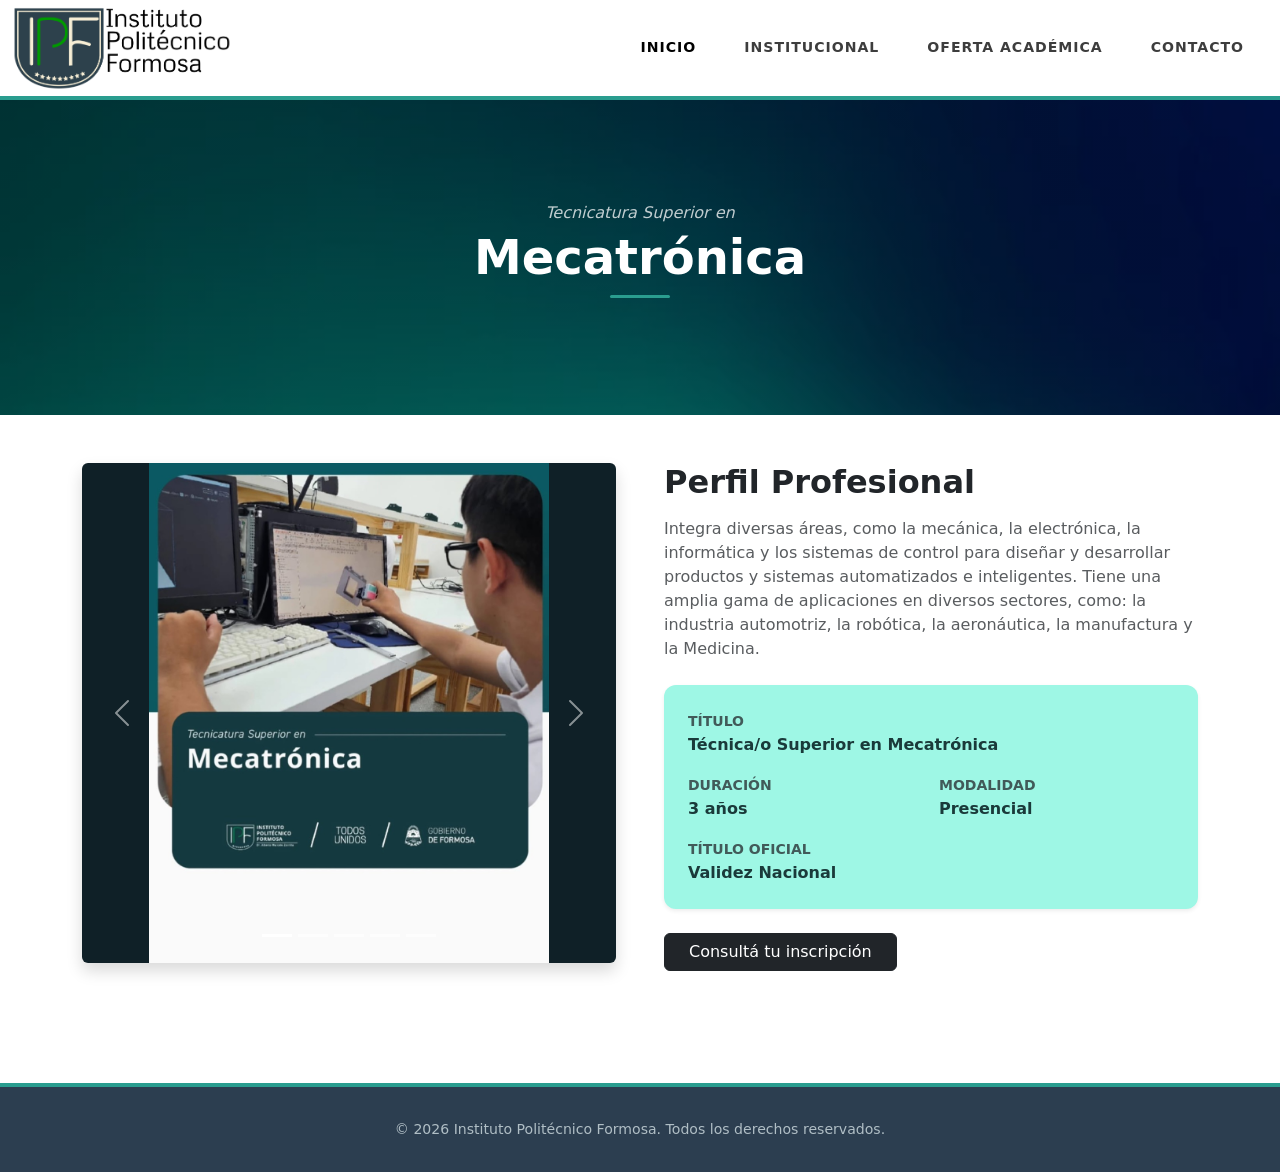
<file: mecatronica.html>
<!doctype html>
<html lang="en">
  <head>
    <meta charset="UTF-8" />
    <meta name="viewport" content="width=device-width, initial-scale=1.0" />
    <title>Instituto Politécnico Formosa</title>
    <link rel="stylesheet" href="assets/css/style.css" />
    <link rel="stylesheet" href="assets/css/carreras.css" />
    <link
      href="https://cdn.jsdelivr.net/npm/bootstrap@5.3.8/dist/css/bootstrap.min.css"
      rel="stylesheet"
      integrity="sha384-sRIl4kxILFvY47J16cr9ZwB07vP4J8+LH7qKQnuqkuIAvNWLzeN8tE5YBujZqJLB"
      crossorigin="anonymous"
    />
  </head>
  <body>
    <header>
      <nav class="navbar navbar-expand-lg">
        <div class="container-fluid">
          <!-- Logo del Instituto -->
          <a class="navbar-brand" href="index.html">
            <img
              src="assets/img/logo.png"
              alt="Instituto Politécnico Formosa"
              width="220"
              class="img-fluid"
            />
          </a>
          <!-- Botón de hamburguesa para celular -->
          <button
            class="navbar-toggler"
            type="button"
            data-bs-toggle="collapse"
            data-bs-target="#navbarMenu"
          >
            <span class="navbar-toggler-icon"></span>
          </button>
          <!-- Menú de navegación -->
          <div class="collapse navbar-collapse" id="navbarMenu">
            <ul class="navbar-nav ms-auto">
              <li class="nav-item mx-3">
                <a class="nav-link active" href="index.html">Inicio</a>
              </li>
              <li class="nav-item mx-3">
                <a class="nav-link" href="institucional.html">Institucional</a>
              </li>
              <li class="nav-item dropdown mx-3">
                <a class="nav-link" href="carreras.html">Oferta Académica</a>
                <!-- Botón del menú desplegable para celular -->
                <button
                  class="nav-link d-lg-none text-start w-100"
                  data-bs-toggle="dropdown"
                  aria-expanded="false"
                >
                  Ver todas las carreras
                </button>
                <!-- Menú desplegable -->
                <ul class="dropdown-menu">
                  <li>
                    <a class="dropdown-item" href="quimica.html"
                      >Tecnicatura Superior en<br />
                      Química Industrial</a
                    >
                  </li>
                  <li>
                    <a class="dropdown-item" href="mecatronica.html"
                      >Tecnicatura Superior en<br />
                      Mecatrónica</a
                    >
                  </li>
                  <li>
                    <a class="dropdown-item" href="telecomunicaciones.html"
                      >Tecnicatura Superior en<br />
                      Telecomunicaciones</a
                    >
                  </li>
                  <li>
                    <a class="dropdown-item" href="software.html"
                      >Tecnicatura Superior en Desarrollo<br />
                      de Software Multiplataforma</a
                    >
                  </li>
                </ul>
              </li>
              <li class="nav-item mx-3">
                <a class="nav-link" href="contacto.html">Contacto</a>
              </li>
            </ul>
          </div>
        </div>
      </nav>
    </header>

    <main>
      <section class="page-header text-white text-center">
        <div class="container py-4">
          <p class="mb-1 opacity-75 fst-italic">Tecnicatura Superior en</p>
          <h1 class="display-5 fw-bold mb-2">Mecatrónica</h1>
          <div
            style="
              width: 60px;
              height: 3px;
              background-color: #2a9d8f;
              border-radius: 2px;
              margin: 0 auto 16px;
            "
          ></div>
        </div>
      </section>

      <section class="py-5 bg-white">
        <div class="container">
          <div class="row g-5 align-items-start">
            <!-- Carrusel de imágenes -->
            <div class="col-lg-6">
              <div
                id="Carousel"
                class="carousel slide shadow rounded overflow-hidden mb-4"
                data-bs-ride="carousel"
              >
                <div class="carousel-indicators">
                  <button
                    type="button"
                    data-bs-target="#Carousel"
                    data-bs-slide-to="0"
                    class="active"
                  ></button>
                  <button
                    type="button"
                    data-bs-target="#Carousel"
                    data-bs-slide-to="1"
                    class=""
                  ></button>
                  <button
                    type="button"
                    data-bs-target="#Carousel"
                    data-bs-slide-to="2"
                    class=""
                  ></button>
                  <button
                    type="button"
                    data-bs-target="#Carousel"
                    data-bs-slide-to="3"
                    class=""
                  ></button>
                  <button
                    type="button"
                    data-bs-target="#Carousel"
                    data-bs-slide-to="4"
                    class=""
                  ></button>
                </div>
                <div class="carousel-inner">
                  <div class="carousel-item active">
                    <img
                      src="assets/img/mecatronica-1.jpg"
                      class="d-block w-100"
                      alt="Foto 1"
                      style="
                        width: 100%;
                        height: auto;
                        max-height: 500px;
                        object-fit: contain;
                        background-color: #0f2027;
                      "
                    />
                  </div>
                  <div class="carousel-item">
                    <img
                      src="assets/img/mecatronica-2.jpg"
                      class="d-block w-100"
                      alt="Foto 2"
                      style="
                        width: 100%;
                        height: auto;
                        max-height: 500px;
                        object-fit: contain;
                        background-color: #0f2027;
                      "
                    />
                  </div>
                  <div class="carousel-item">
                    <img
                      src="assets/img/mecatronica-3.jpg"
                      class="d-block w-100"
                      alt="Foto 3"
                      style="
                        width: 100%;
                        height: auto;
                        max-height: 500px;
                        object-fit: contain;
                        background-color: #0f2027;
                      "
                    />
                  </div>
                  <div class="carousel-item">
                    <img
                      src="assets/img/mecatronica-4.jpg"
                      class="d-block w-100"
                      alt="Foto 4"
                      style="
                        width: 100%;
                        height: auto;
                        max-height: 500px;
                        object-fit: contain;
                        background-color: #0f2027;
                      "
                    />
                  </div>
                </div>
                <button
                  class="carousel-control-prev"
                  type="button"
                  data-bs-target="#Carousel"
                  data-bs-slide="prev"
                >
                  <span class="carousel-control-prev-icon"></span>
                  <span class="visually-hidden">Anterior</span>
                </button>
                <button
                  class="carousel-control-next"
                  type="button"
                  data-bs-target="#Carousel"
                  data-bs-slide="next"
                >
                  <span class="carousel-control-next-icon"></span>
                  <span class="visually-hidden">Siguiente</span>
                </button>
              </div>
            </div>

            <!-- Perfil profesional -->
            <div class="col-lg-6">
              <h2 class="titulo-seccion fw-bold mb-3">Perfil Profesional</h2>
              <p class="text-muted mb-4">
                Integra diversas áreas, como la mecánica, la electrónica, la
                informática y los sistemas de control para diseñar y desarrollar
                productos y sistemas automatizados e inteligentes. Tiene una
                amplia gama de aplicaciones en diversos sectores, como: la
                industria automotriz, la robótica, la aeronáutica, la
                manufactura y la Medicina.
              </p>

              <!-- Ficha con datos clave -->
              <div
                class="card border-0 shadow-sm p-4 mb-4"
                style="border-radius: 12px; background-color: #9ef7e5"
              >
                <div class="row g-3">
                  <div class="col-12">
                    <small class="text-muted text-uppercase fw-bold"
                      >Título</small
                    >
                    <p class="fw-bold mb-0" style="color: #1a3a3a">
                      Técnica/o Superior en Mecatrónica
                    </p>
                  </div>
                  <div class="col-6">
                    <small class="text-muted text-uppercase fw-bold"
                      >Duración</small
                    >
                    <p class="fw-bold mb-0" style="color: #1a3a3a">3 años</p>
                  </div>
                  <div class="col-6">
                    <small class="text-muted text-uppercase fw-bold"
                      >Modalidad</small
                    >
                    <p class="fw-bold mb-0" style="color: #1a3a3a">
                      Presencial
                    </p>
                  </div>
                  <div class="col-12">
                    <small class="text-muted text-uppercase fw-bold"
                      >Título Oficial</small
                    >
                    <p class="fw-bold mb-0" style="color: #1a3a3a">
                      Validez Nacional
                    </p>
                  </div>
                </div>
              </div>

              <a href="contacto.html" class="btn-dark btn px-4"
                >Consultá tu inscripción</a
              >
            </div>
          </div>
        </div>
      </section>
    </main>

    <footer>
      <div class="container">
        <p class="text-center">
          &copy; 2026 Instituto Politécnico Formosa. Todos los derechos
          reservados.
        </p>
      </div>
    </footer>

    <script
      src="https://cdn.jsdelivr.net/npm/bootstrap@5.3.8/dist/js/bootstrap.bundle.min.js"
      integrity="sha384-FKyoEForCGlyvwx9Hj09JcYn3nv7wiPVlz7YYwJrWVcXK/BmnVDxM+D2scQbITxI"
      crossorigin="anonymous"
    ></script>
  </body>
</html>
</file>
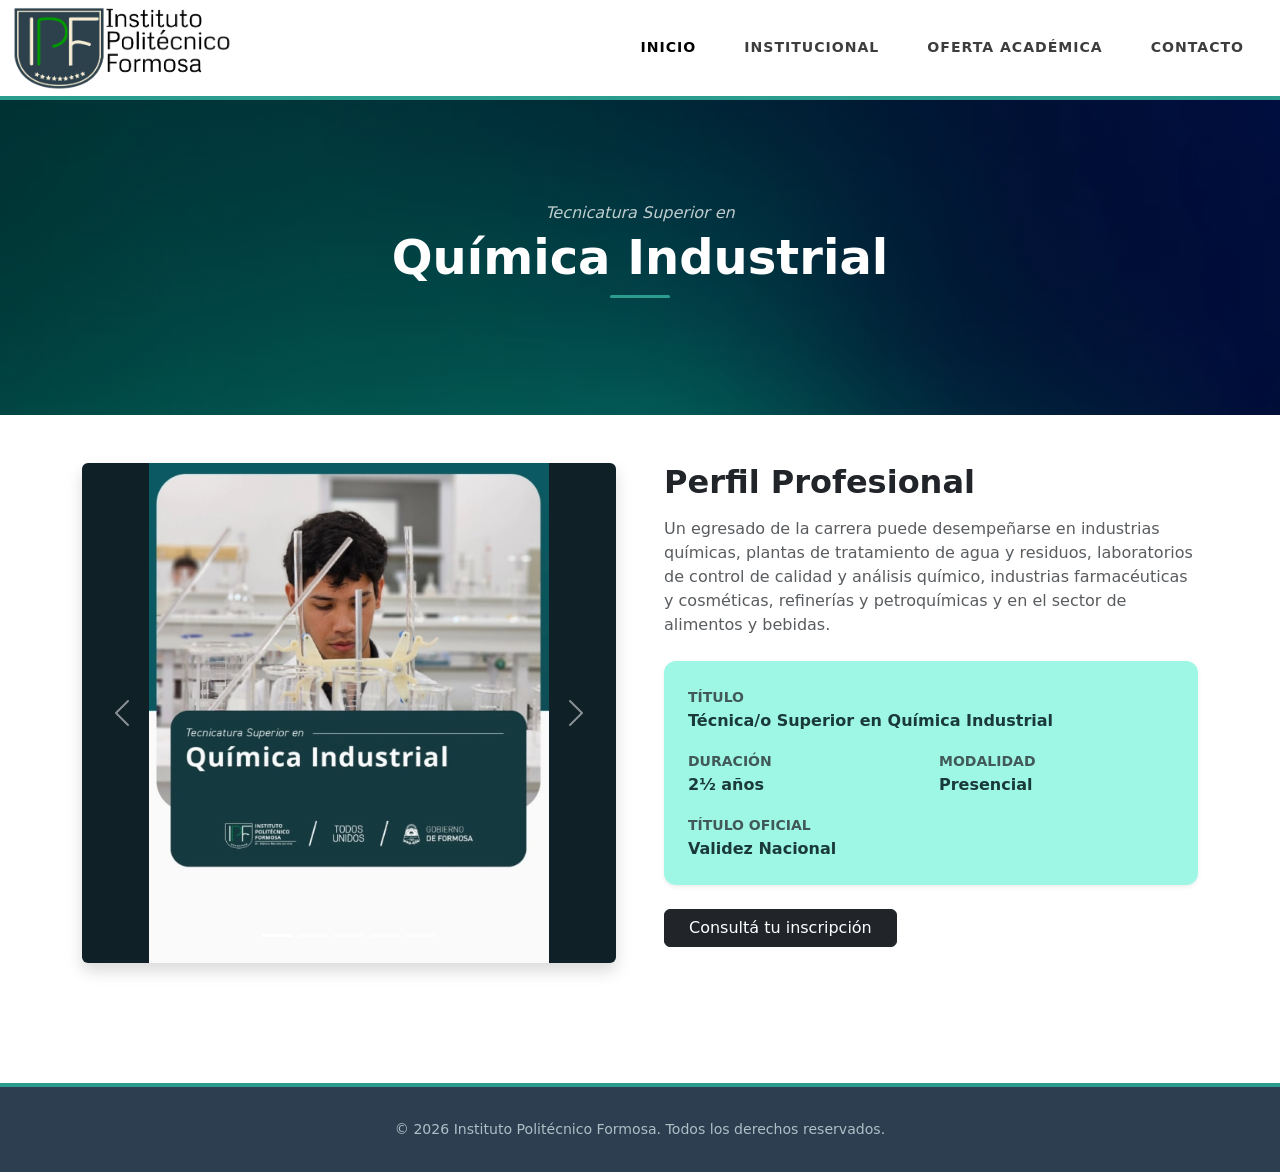
<file: quimica.html>
<!doctype html>
<html lang="en">
  <head>
    <meta charset="UTF-8" />
    <meta name="viewport" content="width=device-width, initial-scale=1.0" />
    <title>Instituto Politécnico Formosa</title>
    <link rel="stylesheet" href="assets/css/style.css" />
    <link rel="stylesheet" href="assets/css/carreras.css" />
    <link
      href="https://cdn.jsdelivr.net/npm/bootstrap@5.3.8/dist/css/bootstrap.min.css"
      rel="stylesheet"
      integrity="sha384-sRIl4kxILFvY47J16cr9ZwB07vP4J8+LH7qKQnuqkuIAvNWLzeN8tE5YBujZqJLB"
      crossorigin="anonymous"
    />
  </head>
  <body>
    <header>
      <nav class="navbar navbar-expand-lg">
        <div class="container-fluid">
          <!-- Logo del Instituto -->
          <a class="navbar-brand" href="index.html">
            <img
              src="assets/img/logo.png"
              alt="Instituto Politécnico Formosa"
              width="220"
              class="img-fluid"
            />
          </a>
          <!-- Botón de hamburguesa para celular -->
          <button
            class="navbar-toggler"
            type="button"
            data-bs-toggle="collapse"
            data-bs-target="#navbarMenu"
          >
            <span class="navbar-toggler-icon"></span>
          </button>
          <!-- Menú de navegación -->
          <div class="collapse navbar-collapse" id="navbarMenu">
            <ul class="navbar-nav ms-auto">
              <li class="nav-item mx-3">
                <a class="nav-link active" href="index.html">Inicio</a>
              </li>
              <li class="nav-item mx-3">
                <a class="nav-link" href="institucional.html">Institucional</a>
              </li>
              <li class="nav-item dropdown mx-3">
                <a class="nav-link" href="carreras.html">Oferta Académica</a>
                <!-- Botón del menú desplegable para celular -->
                <button
                  class="nav-link d-lg-none text-start w-100"
                  data-bs-toggle="dropdown"
                  aria-expanded="false"
                >
                  Ver todas las carreras
                </button>
                <!-- Menú desplegable -->
                <ul class="dropdown-menu">
                  <li>
                    <a class="dropdown-item" href="quimica.html"
                      >Tecnicatura Superior en<br />
                      Química Industrial</a
                    >
                  </li>
                  <li>
                    <a class="dropdown-item" href="mecatronica.html"
                      >Tecnicatura Superior en<br />
                      Mecatrónica</a
                    >
                  </li>
                  <li>
                    <a class="dropdown-item" href="telecomunicaciones.html"
                      >Tecnicatura Superior en<br />
                      Telecomunicaciones</a
                    >
                  </li>
                  <li>
                    <a class="dropdown-item" href="software.html"
                      >Tecnicatura Superior en Desarrollo<br />
                      de Software Multiplataforma</a
                    >
                  </li>
                </ul>
              </li>
              <li class="nav-item mx-3">
                <a class="nav-link" href="contacto.html">Contacto</a>
              </li>
            </ul>
          </div>
        </div>
      </nav>
    </header>

    <main>
      <section class="page-header text-white text-center">
        <div class="container py-4">
          <p class="mb-1 opacity-75 fst-italic">Tecnicatura Superior en</p>
          <h1 class="display-5 fw-bold mb-2">Química Industrial</h1>
          <div
            style="
              width: 60px;
              height: 3px;
              background-color: #2a9d8f;
              border-radius: 2px;
              margin: 0 auto 16px;
            "
          ></div>
        </div>
      </section>

      <section class="py-5 bg-white">
        <div class="container">
          <div class="row g-5 align-items-start">
            <!-- Carrusel de imágenes -->
            <div class="col-lg-6">
              <div
                id="Carousel"
                class="carousel slide shadow rounded overflow-hidden mb-4"
                data-bs-ride="carousel"
              >
                <div class="carousel-indicators">
                  <button
                    type="button"
                    data-bs-target="#Carousel"
                    data-bs-slide-to="0"
                    class="active"
                  ></button>
                  <button
                    type="button"
                    data-bs-target="#Carousel"
                    data-bs-slide-to="1"
                    class=""
                  ></button>
                  <button
                    type="button"
                    data-bs-target="#Carousel"
                    data-bs-slide-to="2"
                    class=""
                  ></button>
                  <button
                    type="button"
                    data-bs-target="#Carousel"
                    data-bs-slide-to="3"
                    class=""
                  ></button>
                  <button
                    type="button"
                    data-bs-target="#Carousel"
                    data-bs-slide-to="4"
                    class=""
                  ></button>
                </div>
                <div class="carousel-inner">
                  <div class="carousel-item active">
                    <img
                      src="assets/img/quimica-1.jpg"
                      class="d-block w-100"
                      alt="Foto 1"
                      style="
                        width: 100%;
                        height: auto;
                        max-height: 500px;
                        object-fit: contain;
                        background-color: #0f2027;
                      "
                    />
                  </div>
                  <div class="carousel-item">
                    <img
                      src="assets/img/quimica-2.jpg"
                      class="d-block w-100"
                      alt="Foto 2"
                      style="
                        width: 100%;
                        height: auto;
                        max-height: 500px;
                        object-fit: contain;
                        background-color: #0f2027;
                      "
                    />
                  </div>
                  <div class="carousel-item">
                    <img
                      src="assets/img/quimica-3.jpg"
                      class="d-block w-100"
                      alt="Foto 3"
                      style="
                        width: 100%;
                        height: auto;
                        max-height: 500px;
                        object-fit: contain;
                        background-color: #0f2027;
                      "
                    />
                  </div>
                  <div class="carousel-item">
                    <img
                      src="assets/img/quimica-4.jpg"
                      class="d-block w-100"
                      alt="Foto 4"
                      style="
                        width: 100%;
                        height: auto;
                        max-height: 500px;
                        object-fit: contain;
                        background-color: #0f2027;
                      "
                    />
                  </div>
                </div>
                <button
                  class="carousel-control-prev"
                  type="button"
                  data-bs-target="#Carousel"
                  data-bs-slide="prev"
                >
                  <span class="carousel-control-prev-icon"></span>
                  <span class="visually-hidden">Anterior</span>
                </button>
                <button
                  class="carousel-control-next"
                  type="button"
                  data-bs-target="#Carousel"
                  data-bs-slide="next"
                >
                  <span class="carousel-control-next-icon"></span>
                  <span class="visually-hidden">Siguiente</span>
                </button>
              </div>
            </div>

            <!-- Perfil profesional -->
            <div class="col-lg-6">
              <h2 class="titulo-seccion fw-bold mb-3">Perfil Profesional</h2>
              <p class="text-muted mb-4">
                Un egresado de la carrera puede desempeñarse en industrias
                químicas, plantas de tratamiento de agua y residuos,
                laboratorios de control de calidad y análisis químico,
                industrias farmacéuticas y cosméticas, refinerías y
                petroquímicas y en el sector de alimentos y bebidas.
              </p>

              <!-- Ficha con datos clave -->
              <div
                class="card border-0 shadow-sm p-4 mb-4"
                style="border-radius: 12px; background-color: #9ef7e5"
              >
                <div class="row g-3">
                  <div class="col-12">
                    <small class="text-muted text-uppercase fw-bold"
                      >Título</small
                    >
                    <p class="fw-bold mb-0" style="color: #1a3a3a">
                      Técnica/o Superior en Química Industrial
                    </p>
                  </div>
                  <div class="col-6">
                    <small class="text-muted text-uppercase fw-bold"
                      >Duración</small
                    >
                    <p class="fw-bold mb-0" style="color: #1a3a3a">2½ años</p>
                  </div>
                  <div class="col-6">
                    <small class="text-muted text-uppercase fw-bold"
                      >Modalidad</small
                    >
                    <p class="fw-bold mb-0" style="color: #1a3a3a">
                      Presencial
                    </p>
                  </div>
                  <div class="col-12">
                    <small class="text-muted text-uppercase fw-bold"
                      >Título Oficial</small
                    >
                    <p class="fw-bold mb-0" style="color: #1a3a3a">
                      Validez Nacional
                    </p>
                  </div>
                </div>
              </div>

              <a href="contacto.html" class="btn-dark btn px-4"
                >Consultá tu inscripción</a
              >
            </div>
          </div>
        </div>
      </section>
    </main>

    <footer>
      <div class="container">
        <p class="text-center">
          &copy; 2026 Instituto Politécnico Formosa. Todos los derechos
          reservados.
        </p>
      </div>
    </footer>

    <script
      src="https://cdn.jsdelivr.net/npm/bootstrap@5.3.8/dist/js/bootstrap.bundle.min.js"
      integrity="sha384-FKyoEForCGlyvwx9Hj09JcYn3nv7wiPVlz7YYwJrWVcXK/BmnVDxM+D2scQbITxI"
      crossorigin="anonymous"
    ></script>
  </body>
</html>
</file>
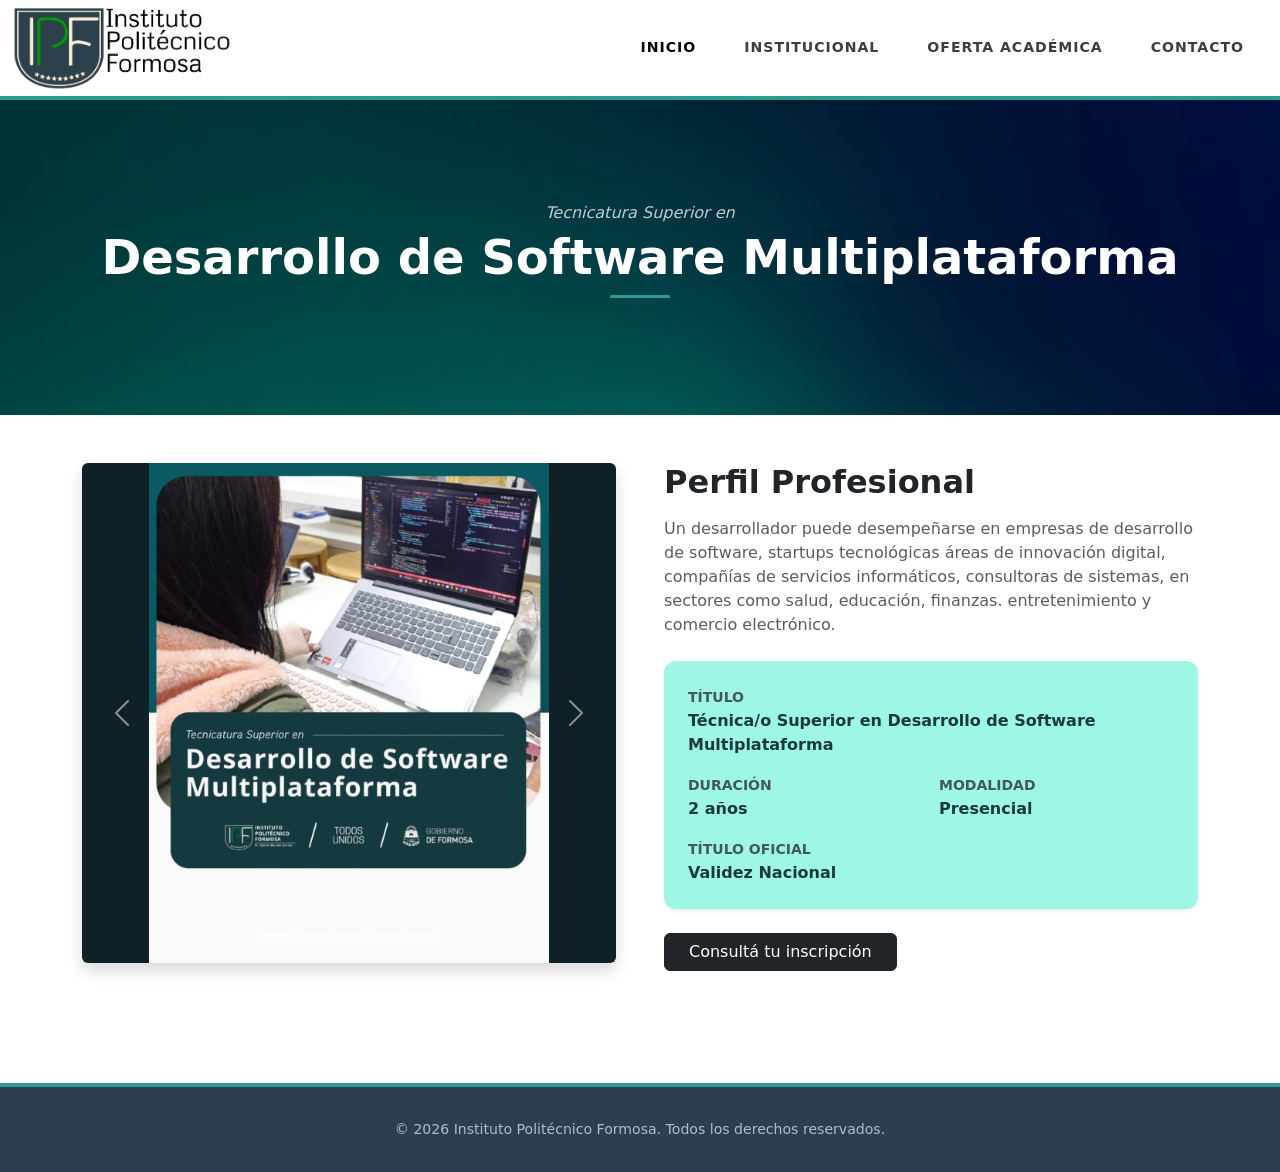
<file: software.html>
<!doctype html>
<html lang="en">
  <head>
    <meta charset="UTF-8" />
    <meta name="viewport" content="width=device-width, initial-scale=1.0" />
    <title>Instituto Politécnico Formosa</title>
    <link rel="stylesheet" href="assets/css/style.css" />
    <link rel="stylesheet" href="assets/css/carreras.css" />
    <link
      href="https://cdn.jsdelivr.net/npm/bootstrap@5.3.8/dist/css/bootstrap.min.css"
      rel="stylesheet"
      integrity="sha384-sRIl4kxILFvY47J16cr9ZwB07vP4J8+LH7qKQnuqkuIAvNWLzeN8tE5YBujZqJLB"
      crossorigin="anonymous"
    />
  </head>
  <body>
    <header>
      <nav class="navbar navbar-expand-lg">
        <div class="container-fluid">
          <!-- Logo del Instituto -->
          <a class="navbar-brand" href="index.html">
            <img
              src="assets/img/logo.png"
              alt="Instituto Politécnico Formosa"
              width="220"
              class="img-fluid"
            />
          </a>
          <!-- Botón de hamburguesa para celular -->
          <button
            class="navbar-toggler"
            type="button"
            data-bs-toggle="collapse"
            data-bs-target="#navbarMenu"
          >
            <span class="navbar-toggler-icon"></span>
          </button>
          <!-- Menú de navegación -->
          <div class="collapse navbar-collapse" id="navbarMenu">
            <ul class="navbar-nav ms-auto">
              <li class="nav-item mx-3">
                <a class="nav-link active" href="index.html">Inicio</a>
              </li>
              <li class="nav-item mx-3">
                <a class="nav-link" href="institucional.html">Institucional</a>
              </li>
              <li class="nav-item dropdown mx-3">
                <a class="nav-link" href="carreras.html">Oferta Académica</a>
                <!-- Botón del menú desplegable para celular -->
                <button
                  class="nav-link d-lg-none text-start w-100"
                  data-bs-toggle="dropdown"
                  aria-expanded="false"
                >
                  Ver todas las carreras
                </button>
                <!-- Menú desplegable -->
                <ul class="dropdown-menu">
                  <li>
                    <a class="dropdown-item" href="quimica.html"
                      >Tecnicatura Superior en<br />
                      Química Industrial</a
                    >
                  </li>
                  <li>
                    <a class="dropdown-item" href="mecatronica.html"
                      >Tecnicatura Superior en<br />
                      Mecatrónica</a
                    >
                  </li>
                  <li>
                    <a class="dropdown-item" href="telecomunicaciones.html"
                      >Tecnicatura Superior en<br />
                      Telecomunicaciones</a
                    >
                  </li>
                  <li>
                    <a class="dropdown-item" href="software.html"
                      >Tecnicatura Superior en Desarrollo<br />
                      de Software Multiplataforma</a
                    >
                  </li>
                </ul>
              </li>
              <li class="nav-item mx-3">
                <a class="nav-link" href="contacto.html">Contacto</a>
              </li>
            </ul>
          </div>
        </div>
      </nav>
    </header>

    <main>
      <section class="page-header text-white text-center">
        <div class="container py-4">
          <p class="mb-1 opacity-75 fst-italic">Tecnicatura Superior en</p>
          <h1 class="display-5 fw-bold mb-2">
            Desarrollo de Software Multiplataforma
          </h1>
          <div
            style="
              width: 60px;
              height: 3px;
              background-color: #2a9d8f;
              border-radius: 2px;
              margin: 0 auto 16px;
            "
          ></div>
        </div>
      </section>

      <section class="py-5 bg-white">
        <div class="container">
          <div class="row g-5 align-items-start">
            <!-- Carrusel de imágenes -->
            <div class="col-lg-6">
              <div
                id="softwareCarousel"
                class="carousel slide shadow rounded overflow-hidden mb-4"
                data-bs-ride="carousel"
              >
                <div class="carousel-indicators">
                  <button
                    type="button"
                    data-bs-target="#softwareCarousel"
                    data-bs-slide-to="0"
                    class="active"
                  ></button>
                  <button
                    type="button"
                    data-bs-target="#softwareCarousel"
                    data-bs-slide-to="1"
                    class=""
                  ></button>
                  <button
                    type="button"
                    data-bs-target="#softwareCarousel"
                    data-bs-slide-to="2"
                    class=""
                  ></button>
                  <button
                    type="button"
                    data-bs-target="#softwareCarousel"
                    data-bs-slide-to="3"
                    class=""
                  ></button>
                  <button
                    type="button"
                    data-bs-target="#softwareCarousel"
                    data-bs-slide-to="4"
                    class=""
                  ></button>
                </div>
                <div class="carousel-inner">
                  <div class="carousel-item active">
                    <img
                      src="assets/img/software-1.jpg"
                      class="d-block w-100"
                      alt="Foto 1"
                      style="
                        width: 100%;
                        height: auto;
                        max-height: 500px;
                        object-fit: contain;
                        background-color: #0f2027;
                      "
                    />
                  </div>
                  <div class="carousel-item">
                    <img
                      src="assets/img/software-2.jpg"
                      class="d-block w-100"
                      alt="Foto 2"
                      style="
                        width: 100%;
                        height: auto;
                        max-height: 500px;
                        object-fit: contain;
                        background-color: #0f2027;
                      "
                    />
                  </div>
                  <div class="carousel-item">
                    <img
                      src="assets/img/software-3.jpg"
                      class="d-block w-100"
                      alt="Foto 3"
                      style="
                        width: 100%;
                        height: auto;
                        max-height: 500px;
                        object-fit: contain;
                        background-color: #0f2027;
                      "
                    />
                  </div>
                  <div class="carousel-item">
                    <img
                      src="assets/img/software-4.jpg"
                      class="d-block w-100"
                      alt="Foto 4"
                      style="
                        width: 100%;
                        height: auto;
                        max-height: 500px;
                        object-fit: contain;
                        background-color: #0f2027;
                      "
                    />
                  </div>
                </div>
                <button
                  class="carousel-control-prev"
                  type="button"
                  data-bs-target="#softwareCarousel"
                  data-bs-slide="prev"
                >
                  <span class="carousel-control-prev-icon"></span>
                  <span class="visually-hidden">Anterior</span>
                </button>
                <button
                  class="carousel-control-next"
                  type="button"
                  data-bs-target="#softwareCarousel"
                  data-bs-slide="next"
                >
                  <span class="carousel-control-next-icon"></span>
                  <span class="visually-hidden">Siguiente</span>
                </button>
              </div>
            </div>

            <!-- Perfil profesional -->
            <div class="col-lg-6">
              <h2 class="titulo-seccion fw-bold mb-3">Perfil Profesional</h2>
              <p class="text-muted mb-4">
                Un desarrollador puede desempeñarse en empresas de desarrollo de
                software, startups tecnológicas áreas de innovación digital,
                compañías de servicios informáticos, consultoras de sistemas, en
                sectores como salud, educación, finanzas. entretenimiento y
                comercio electrónico.
              </p>

              <!-- Ficha con datos clave -->
              <div
                class="card border-0 shadow-sm p-4 mb-4"
                style="border-radius: 12px; background-color: #9ef7e5"
              >
                <div class="row g-3">
                  <div class="col-12">
                    <small class="text-muted text-uppercase fw-bold"
                      >Título</small
                    >
                    <p class="fw-bold mb-0" style="color: #1a3a3a">
                      Técnica/o Superior en Desarrollo de Software
                      Multiplataforma
                    </p>
                  </div>
                  <div class="col-6">
                    <small class="text-muted text-uppercase fw-bold"
                      >Duración</small
                    >
                    <p class="fw-bold mb-0" style="color: #1a3a3a">2 años</p>
                  </div>
                  <div class="col-6">
                    <small class="text-muted text-uppercase fw-bold"
                      >Modalidad</small
                    >
                    <p class="fw-bold mb-0" style="color: #1a3a3a">
                      Presencial
                    </p>
                  </div>
                  <div class="col-12">
                    <small class="text-muted text-uppercase fw-bold"
                      >Título Oficial</small
                    >
                    <p class="fw-bold mb-0" style="color: #1a3a3a">
                      Validez Nacional
                    </p>
                  </div>
                </div>
              </div>

              <a href="contacto.html" class="btn-dark btn px-4"
                >Consultá tu inscripción</a
              >
            </div>
          </div>
        </div>
      </section>
    </main>

    <footer>
      <div class="container">
        <p class="text-center">
          &copy; 2026 Instituto Politécnico Formosa. Todos los derechos
          reservados.
        </p>
      </div>
    </footer>

    <script
      src="https://cdn.jsdelivr.net/npm/bootstrap@5.3.8/dist/js/bootstrap.bundle.min.js"
      integrity="sha384-FKyoEForCGlyvwx9Hj09JcYn3nv7wiPVlz7YYwJrWVcXK/BmnVDxM+D2scQbITxI"
      crossorigin="anonymous"
    ></script>
  </body>
</html>
</file>
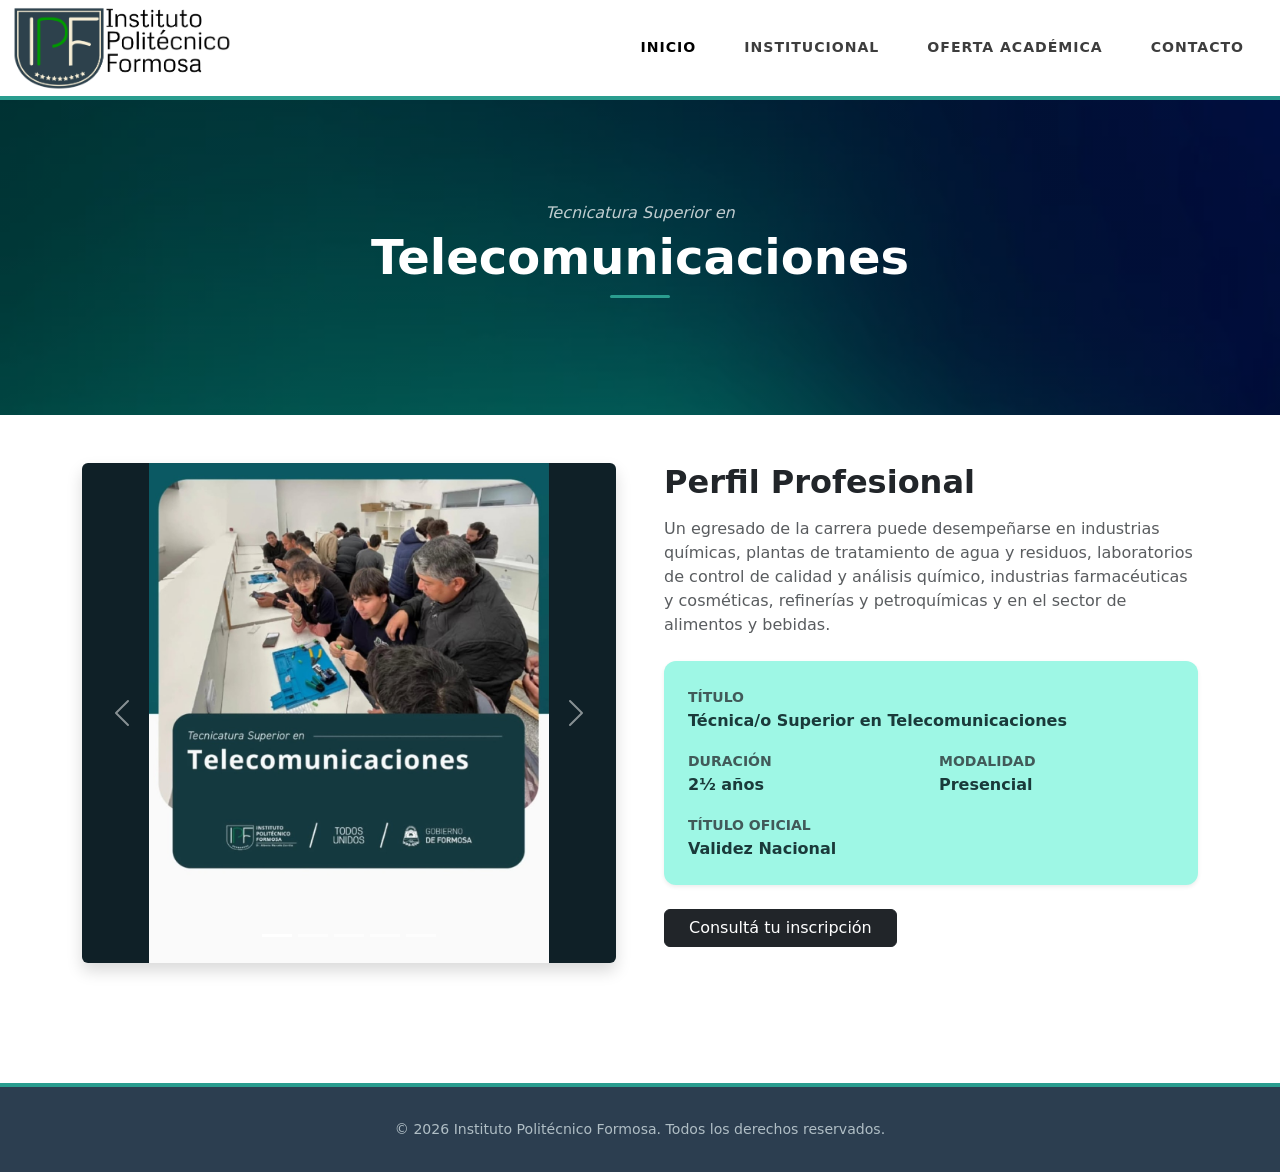
<file: telecomunicaciones.html>
<!doctype html>
<html lang="en">
  <head>
    <meta charset="UTF-8" />
    <meta name="viewport" content="width=device-width, initial-scale=1.0" />
    <title>Instituto Politécnico Formosa</title>
    <link rel="stylesheet" href="assets/css/style.css" />
    <link rel="stylesheet" href="assets/css/carreras.css" />
    <link
      href="https://cdn.jsdelivr.net/npm/bootstrap@5.3.8/dist/css/bootstrap.min.css"
      rel="stylesheet"
      integrity="sha384-sRIl4kxILFvY47J16cr9ZwB07vP4J8+LH7qKQnuqkuIAvNWLzeN8tE5YBujZqJLB"
      crossorigin="anonymous"
    />
  </head>
  <body>
    <header>
      <nav class="navbar navbar-expand-lg">
        <div class="container-fluid">
          <!-- Logo del Instituto -->
          <a class="navbar-brand" href="index.html">
            <img
              src="assets/img/logo.png"
              alt="Instituto Politécnico Formosa"
              width="220"
              class="img-fluid"
            />
          </a>
          <!-- Botón de hamburguesa para celular -->
          <button
            class="navbar-toggler"
            type="button"
            data-bs-toggle="collapse"
            data-bs-target="#navbarMenu"
          >
            <span class="navbar-toggler-icon"></span>
          </button>
          <!-- Menú de navegación -->
          <div class="collapse navbar-collapse" id="navbarMenu">
            <ul class="navbar-nav ms-auto">
              <li class="nav-item mx-3">
                <a class="nav-link active" href="index.html">Inicio</a>
              </li>
              <li class="nav-item mx-3">
                <a class="nav-link" href="institucional.html">Institucional</a>
              </li>
              <li class="nav-item dropdown mx-3">
                <a class="nav-link" href="carreras.html">Oferta Académica</a>
                <!-- Botón del menú desplegable para celular -->
                <button
                  class="nav-link d-lg-none text-start w-100"
                  data-bs-toggle="dropdown"
                  aria-expanded="false"
                >
                  Ver todas las carreras
                </button>
                <!-- Menú desplegable -->
                <ul class="dropdown-menu">
                  <li>
                    <a class="dropdown-item" href="quimica.html"
                      >Tecnicatura Superior en<br />
                      Química Industrial</a
                    >
                  </li>
                  <li>
                    <a class="dropdown-item" href="mecatronica.html"
                      >Tecnicatura Superior en<br />
                      Mecatrónica</a
                    >
                  </li>
                  <li>
                    <a class="dropdown-item" href="telecomunicaciones.html"
                      >Tecnicatura Superior en<br />
                      Telecomunicaciones</a
                    >
                  </li>
                  <li>
                    <a class="dropdown-item" href="software.html"
                      >Tecnicatura Superior en Desarrollo<br />
                      de Software Multiplataforma</a
                    >
                  </li>
                </ul>
              </li>
              <li class="nav-item mx-3">
                <a class="nav-link" href="contacto.html">Contacto</a>
              </li>
            </ul>
          </div>
        </div>
      </nav>
    </header>

    <main>
      <section class="page-header text-white text-center">
        <div class="container py-4">
          <p class="mb-1 opacity-75 fst-italic">Tecnicatura Superior en</p>
          <h1 class="display-5 fw-bold mb-2">Telecomunicaciones</h1>
          <div
            style="
              width: 60px;
              height: 3px;
              background-color: #2a9d8f;
              border-radius: 2px;
              margin: 0 auto 16px;
            "
          ></div>
        </div>
      </section>

      <section class="py-5 bg-white">
        <div class="container">
          <div class="row g-5 align-items-start">
            <!-- Carrusel de imágenes -->
            <div class="col-lg-6">
              <div
                id="Carousel"
                class="carousel slide shadow rounded overflow-hidden mb-4"
                data-bs-ride="carousel"
              >
                <div class="carousel-indicators">
                  <button
                    type="button"
                    data-bs-target="#Carousel"
                    data-bs-slide-to="0"
                    class="active"
                  ></button>
                  <button
                    type="button"
                    data-bs-target="#Carousel"
                    data-bs-slide-to="1"
                    class=""
                  ></button>
                  <button
                    type="button"
                    data-bs-target="#Carousel"
                    data-bs-slide-to="2"
                    class=""
                  ></button>
                  <button
                    type="button"
                    data-bs-target="#Carousel"
                    data-bs-slide-to="3"
                    class=""
                  ></button>
                  <button
                    type="button"
                    data-bs-target="#Carousel"
                    data-bs-slide-to="4"
                    class=""
                  ></button>
                </div>
                <div class="carousel-inner">
                  <div class="carousel-item active">
                    <img
                      src="assets/img/telecomunicaciones-1.jpg"
                      class="d-block w-100"
                      alt="Foto 1"
                      style="
                        width: 100%;
                        height: auto;
                        max-height: 500px;
                        object-fit: contain;
                        background-color: #0f2027;
                      "
                    />
                  </div>
                  <div class="carousel-item">
                    <img
                      src="assets/img/telecomunicaciones-2.jpg"
                      class="d-block w-100"
                      alt="Foto 2"
                      style="
                        width: 100%;
                        height: auto;
                        max-height: 500px;
                        object-fit: contain;
                        background-color: #0f2027;
                      "
                    />
                  </div>
                  <div class="carousel-item">
                    <img
                      src="assets/img/telecomunicaciones-3.jpg"
                      class="d-block w-100"
                      alt="Foto 3"
                      style="
                        width: 100%;
                        height: auto;
                        max-height: 500px;
                        object-fit: contain;
                        background-color: #0f2027;
                      "
                    />
                  </div>
                  <div class="carousel-item">
                    <img
                      src="assets/img/telecomunicaciones.jpg"
                      class="d-block w-100"
                      alt="Foto 4"
                      style="
                        width: 100%;
                        height: auto;
                        max-height: 500px;
                        object-fit: contain;
                        background-color: #0f2027;
                      "
                    />
                  </div>
                </div>
                <button
                  class="carousel-control-prev"
                  type="button"
                  data-bs-target="#Carousel"
                  data-bs-slide="prev"
                >
                  <span class="carousel-control-prev-icon"></span>
                  <span class="visually-hidden">Anterior</span>
                </button>
                <button
                  class="carousel-control-next"
                  type="button"
                  data-bs-target="#Carousel"
                  data-bs-slide="next"
                >
                  <span class="carousel-control-next-icon"></span>
                  <span class="visually-hidden">Siguiente</span>
                </button>
              </div>
            </div>

            <!-- Perfil profesional -->
            <div class="col-lg-6">
              <h2 class="titulo-seccion fw-bold mb-3">Perfil Profesional</h2>
              <p class="text-muted mb-4">
                Un egresado de la carrera puede desempeñarse en industrias
                químicas, plantas de tratamiento de agua y residuos,
                laboratorios de control de calidad y análisis químico,
                industrias farmacéuticas y cosméticas, refinerías y
                petroquímicas y en el sector de alimentos y bebidas.
              </p>

              <!-- Ficha con datos clave -->
              <div
                class="card border-0 shadow-sm p-4 mb-4"
                style="border-radius: 12px; background-color: #9ef7e5"
              >
                <div class="row g-3">
                  <div class="col-12">
                    <small class="text-muted text-uppercase fw-bold"
                      >Título</small
                    >
                    <p class="fw-bold mb-0" style="color: #1a3a3a">
                      Técnica/o Superior en Telecomunicaciones
                    </p>
                  </div>
                  <div class="col-6">
                    <small class="text-muted text-uppercase fw-bold"
                      >Duración</small
                    >
                    <p class="fw-bold mb-0" style="color: #1a3a3a">2½ años</p>
                  </div>
                  <div class="col-6">
                    <small class="text-muted text-uppercase fw-bold"
                      >Modalidad</small
                    >
                    <p class="fw-bold mb-0" style="color: #1a3a3a">
                      Presencial
                    </p>
                  </div>
                  <div class="col-12">
                    <small class="text-muted text-uppercase fw-bold"
                      >Título Oficial</small
                    >
                    <p class="fw-bold mb-0" style="color: #1a3a3a">
                      Validez Nacional
                    </p>
                  </div>
                </div>
              </div>

              <a href="contacto.html" class="btn-dark btn px-4"
                >Consultá tu inscripción</a
              >
            </div>
          </div>
        </div>
      </section>
    </main>

    <footer>
      <div class="container">
        <p class="text-center">
          &copy; 2026 Instituto Politécnico Formosa. Todos los derechos
          reservados.
        </p>
      </div>
    </footer>

    <script
      src="https://cdn.jsdelivr.net/npm/bootstrap@5.3.8/dist/js/bootstrap.bundle.min.js"
      integrity="sha384-FKyoEForCGlyvwx9Hj09JcYn3nv7wiPVlz7YYwJrWVcXK/BmnVDxM+D2scQbITxI"
      crossorigin="anonymous"
    ></script>
  </body>
</html>
</file>
<file: assets/css/style.css>
html, body {
  height: 100%;
}

body {
  display: flex;
  flex-direction: column; /* apilar header, main y footer en columna */
  font-family: 'Segoe UI', system-ui, -apple-system, sans-serif;
  color: #2d2d2d;
  background-color: #fafafa;
}

/* main ocupa todo el espacio libre entre header y footer */
main {
  flex: 1 0 auto;
}

header {
  background-color: #ffffff;
  border-bottom: 4px solid #2a9d8f;          
}

header .navbar {
  background-color: #ffffff;
  padding-top: 0;
  padding-bottom: 0;
  width: 100%;
}

.navbar-nav .nav-link {
  font-size: 0.88rem;
  font-weight: 600;
  letter-spacing: 0.07em; 
  text-transform: uppercase;
  padding: 1.1rem 14px; 
  color: #3d3d3d;
}

.navbar-nav .nav-link:hover {
  color: #2a9d8f;
}

.navbar-nav .nav-link.active {
  color: #21867a;
  font-weight: 700;
}

/* Hover del item */
.dropdown-item:hover,
.dropdown-item:focus {
  background-color: #e8f5f3;
  border-left-color: #2a9d8f;
  color: #21867a; 
}

/* Hover para mostrar el menú desplegable en pantallas grandes */
@media (min-width: 992px) {
  .navbar-nav .dropdown {
    position: relative; /* necesario para posicionar el menu */
  }
  
  .navbar-nav .dropdown:hover > .dropdown-menu {
    display: block; /* mostrar al hacer hover */
    margin-top: 0;
  }
}

footer {
  background-color: #2c3e50;
  border-top: 4px solid #2a9d8f;
  padding: 2rem 0;
  margin-top: 3rem;
  color: #b0bec5;
}

footer p {
  margin-bottom: 0;
  font-size: 0.88rem;
}
</file>
<file: assets/css/index.css>
/* Estilos de la sección de bienvenida */
.bienvenida {
  background-image: linear-gradient(rgba(0, 0, 0, 0.60), rgba(0, 0, 0, 0.60)), url("../img/instituto.jpeg");
  background-size: cover;
  background-position: center;
  background-repeat: no-repeat;
  min-height: 55vh;
}

.divisor-bienvenida {
  width: 60px;
  height: 3px;
  background-color: #2a9d8f; 
  border-radius: 2px;
}

/* Estilos del carrusel de imágenes */

.carousel {
  max-width: 80%;           /* Define el margen a los costados */
  margin: 20px auto;        /* Centra el carrusel horizontalmente */
  border-radius: 12px;    
  overflow: hidden;         /* Obliga a la imagen a respetar los bordes */
  box-shadow: 0 4px 15px rgba(0,0,0,0.1); 
}

.carousel-item img { 
  height: 500px; 
  object-fit: cover;
}

.carousel-item { 
  position: relative;
}

.carousel-item::before { 
  content: ""; 
  position: absolute; 
  inset: 0; 
  background: rgba(0, 0, 0, 0.5); 
  z-index: 1;
}
  
.carousel-caption { 
  z-index: 2;}
  
.carousel-caption h5,.carousel-caption p {
   color: #fff; 
   text-shadow: 0 2px 6px rgba(0,0,0,0.7);}

/* Estilos de los titulos */

.titulo-seccion {
  color: #1a3a3a;
}
.titulo-seccion::after {
  content: "";
  display: block;
  width: 55px;
  height: 3px;
  background-color: #2a9d8f;
  border-radius: 2px;
  margin: 8px auto 0;
}

/* Estilos para las tarjetas */
.card-dato {
  background-color: #ffffff;
  border-top: 4px solid #2a9d8f;
  border-radius: 10px;
}

.dato-numero {
  font-size: 2.8rem;
  font-weight: 800;
  color: #2a9d8f;
  line-height: 1;
  margin-bottom: 12px;
}

.dato-texto {
  color: #3d3d3d;
  font-size: 0.95rem;
  line-height: 1.6;
  margin-bottom: 0;
}
</file>
<file: assets/css/carreras.css>
.page-header {
  background-image: linear-gradient(rgba(0,0,0,0.55), rgba(0,0,0,0.55)),
                    url("../img/fondo-carreras.jpg");
  background-size: cover;
  background-position: center;
  min-height: 35vh;
  display: flex;
  align-items: center;
}

.card-carrera {
  border: none;
  border-radius: 10px;
}

.img-carrera {
  width: 100%;
  height: auto;    
  object-fit: contain;
  padding: 8px;
}

/* Estilos del badge de las carreras */

.badge-carrera {
  display: inline-block;
  background-color: #e8f5f3;
  color: #21867a;
  font-size: 0.8rem;
  font-weight: 600;
  padding: 4px 10px;
  border-radius: 20px;
}
</file>
<file: assets/css/contacto.css>
.page-header {
  background-image: linear-gradient(rgba(0,0,0,0.55), rgba(0,0,0,0.55)),
                    url("../img/fondo-cabecera.jpg");
  background-size: cover;
  background-position: center top;
  min-height: 35vh;
  display: flex;
  align-items: center;
}

/* Estilos de los titulos */
.titulo-seccion {
  color: #1a3a3a;
}
.titulo-seccion::after {
  content: "";
  display: block;
  width: 55px;
  height: 3px;
  background-color: #2a9d8f;
  border-radius: 2px;
  margin: 8px auto 0;
}

/* Estilos de la tarjeta de contacto */
.card-contacto {
  background: linear-gradient(135deg, #0f2027, #21867a);
  color: #ffffff;
  border: none;
  border-radius: 12px;
}
.card-contacto a {
  color: #a8edea;
  text-decoration: none;
}
.card-contacto a:hover {
  color: #ffffff;
  text-decoration: underline;
}

.fila-contacto {
  display: flex;
  align-items: flex-start;
  gap: 12px;
  margin-bottom: 16px;
  margin-left: 30px;
}

/* Botón del formulario */
.btn-teal {
  background-color: #2a9d8f;
  color: #ffffff;
  border: none;
  border-radius: 25px;
  font-weight: 600;
  padding: 10px 28px;
  transition: background-color 0.2s, transform 0.2s;
}
.btn-teal:hover {
  background-color: #21867a;
  color: #ffffff;
  transform: translateY(-2px);
}

/* Encabezado de tabla de horarios */
.thead-teal th {
  background-color: #2a9d8f;
  color: #ffffff;
}

.fila-contacto .icono {
  font-size: 1.5rem;
  color: #a8edea; 
  flex-shrink: 0;
}
</file>
<file: assets/css/institucional.css>
.page-header {
  background-image: linear-gradient(rgba(0,0,0,0.55), rgba(0,0,0,0.55)),
                    url("../img/imagen aerea IPF.png");
  background-size: cover;
  background-position: center;
  min-height: 35vh;
  display: flex;
  align-items: center;
}

/* Estilos de los titulos */
.titulo-seccion {
  color: #1a3a3a;
}
.titulo-seccion::after {
  content: "";
  display: block;
  width: 55px;
  height: 3px;
  background-color: #2a9d8f;
  border-radius: 2px;
  margin: 8px auto 0;
}

/* Estilos de las tarjetas de autoridades */
.card-autoridad {
  border: none;
  border-top: 4px solid #2a9d8f;
  border-radius: 10px;
}
.card-autoridad:hover {
  box-shadow: 0 10px 24px rgba(42,157,143,0.18);
}

/* Estilos de las tarjetas de misión y visión */
.card-mision {
  border: none;
  border-left: 5px solid #2a9d8f;
  border-radius: 8px;
  background-color: #f0faf8;
}
.card-vision {
  border: none;
  border-left: 5px solid #52b788;
  border-radius: 8px;
  background-color: #edf7f0;
}

/* Badge */
.badge-anio {
  display: inline-block;
  background-color: #2a9d8f;
  color: #fff;
  font-size: 0.8rem;
  font-weight: 700;
  padding: 3px 10px;
  border-radius: 20px;
  margin-right: 8px;
  white-space: nowrap;
}

.item-timeline {
  display: flex;
  align-items: flex-start;
  gap: 8px;
  padding: 12px 0;
  border-bottom: 1px solid #e0e0e0;
}

.autoridad-icono {
  width: 56px;
  height: 56px;
  border-radius: 50%;
  background-color: #2a9d8f;
  color: #ffffff;
  font-size: 0.7rem;
  font-weight: 700;
  letter-spacing: 0.04em;
  display: flex;
  align-items: center;
  justify-content: center;
  margin: 0 auto;
}
</file>
